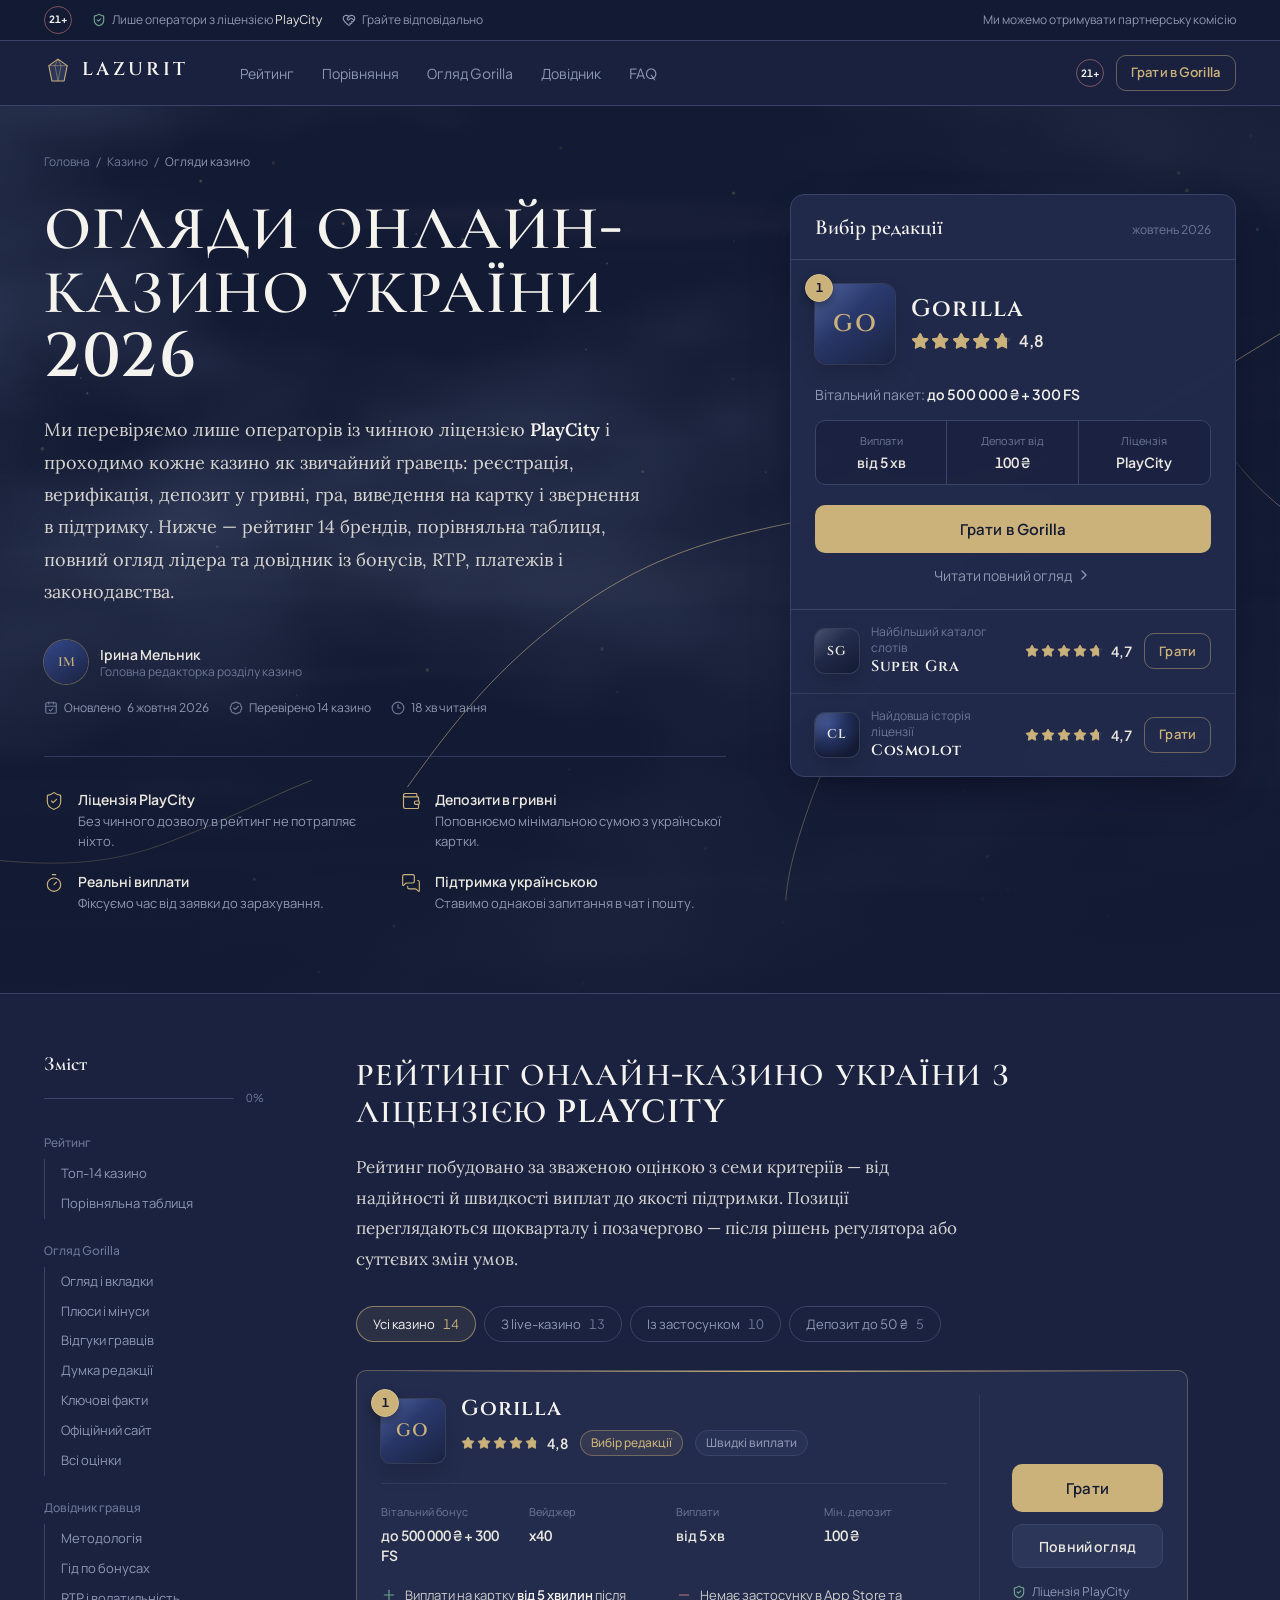
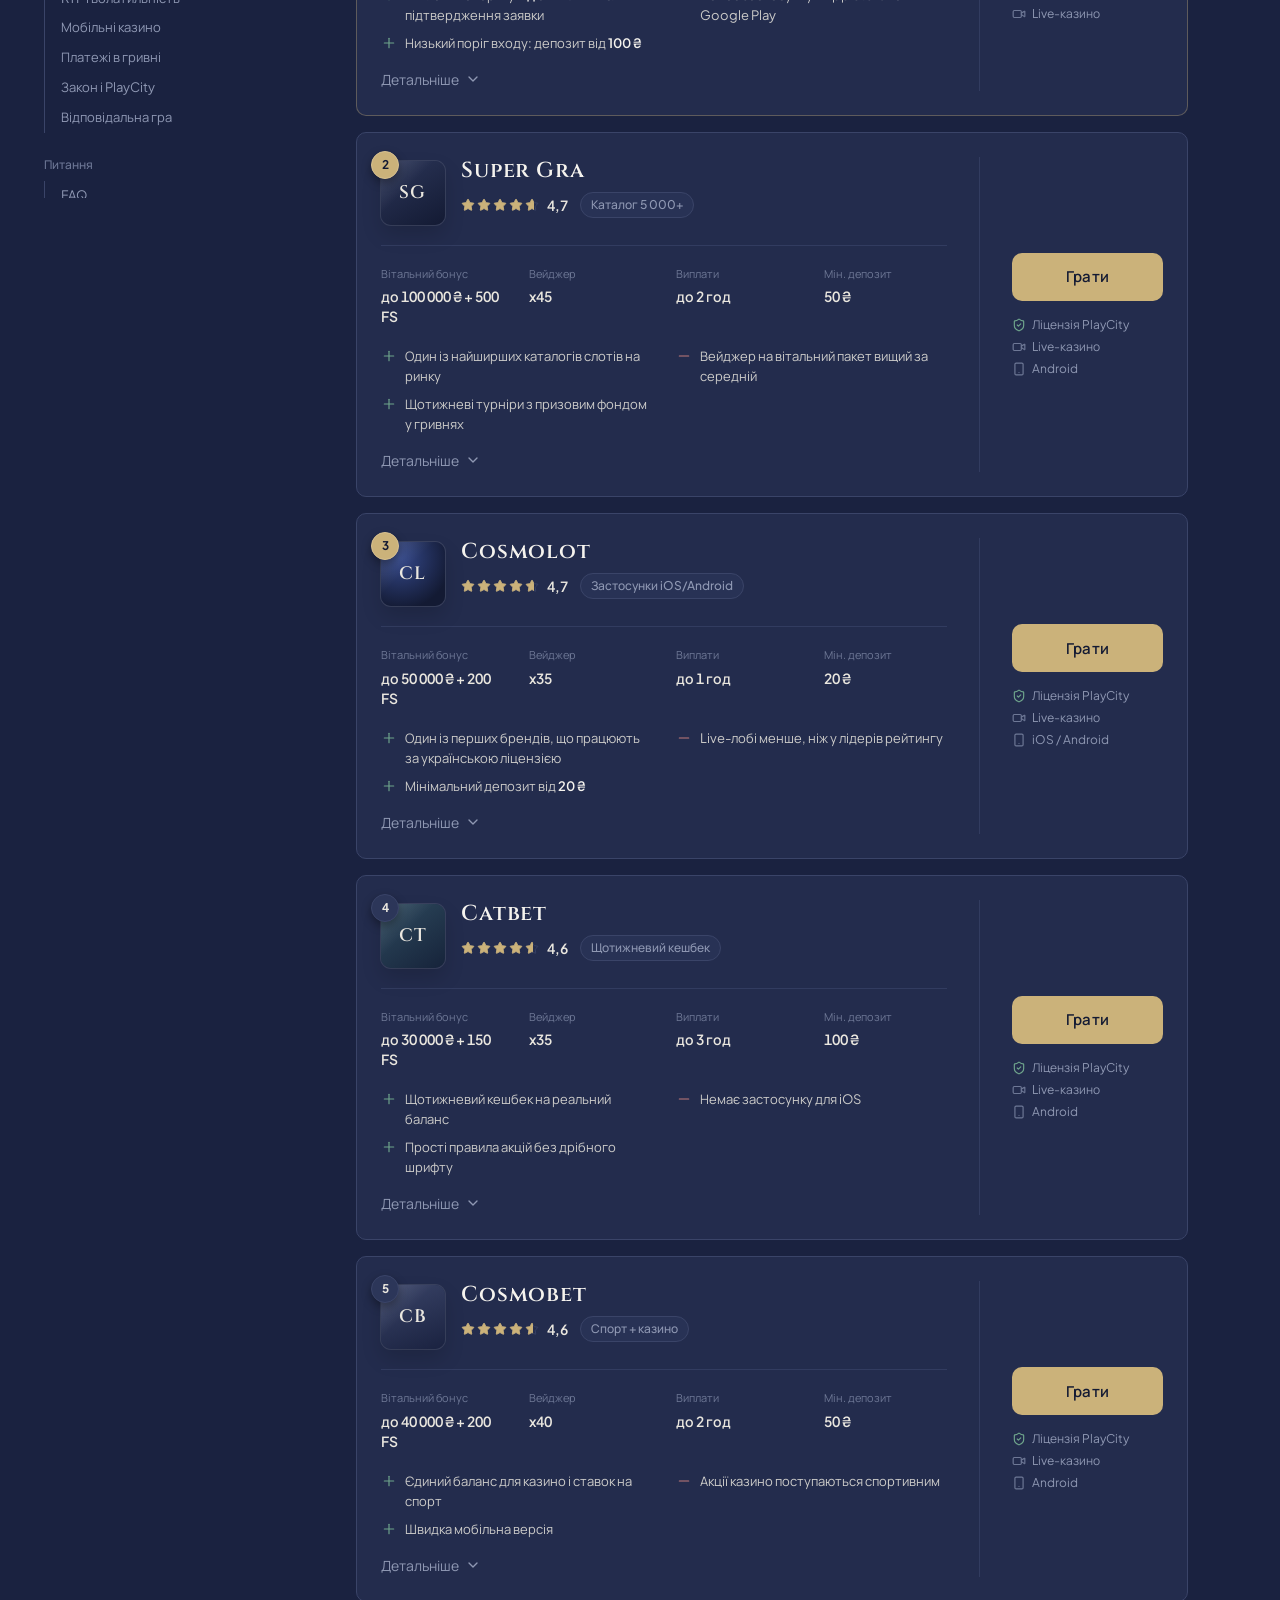
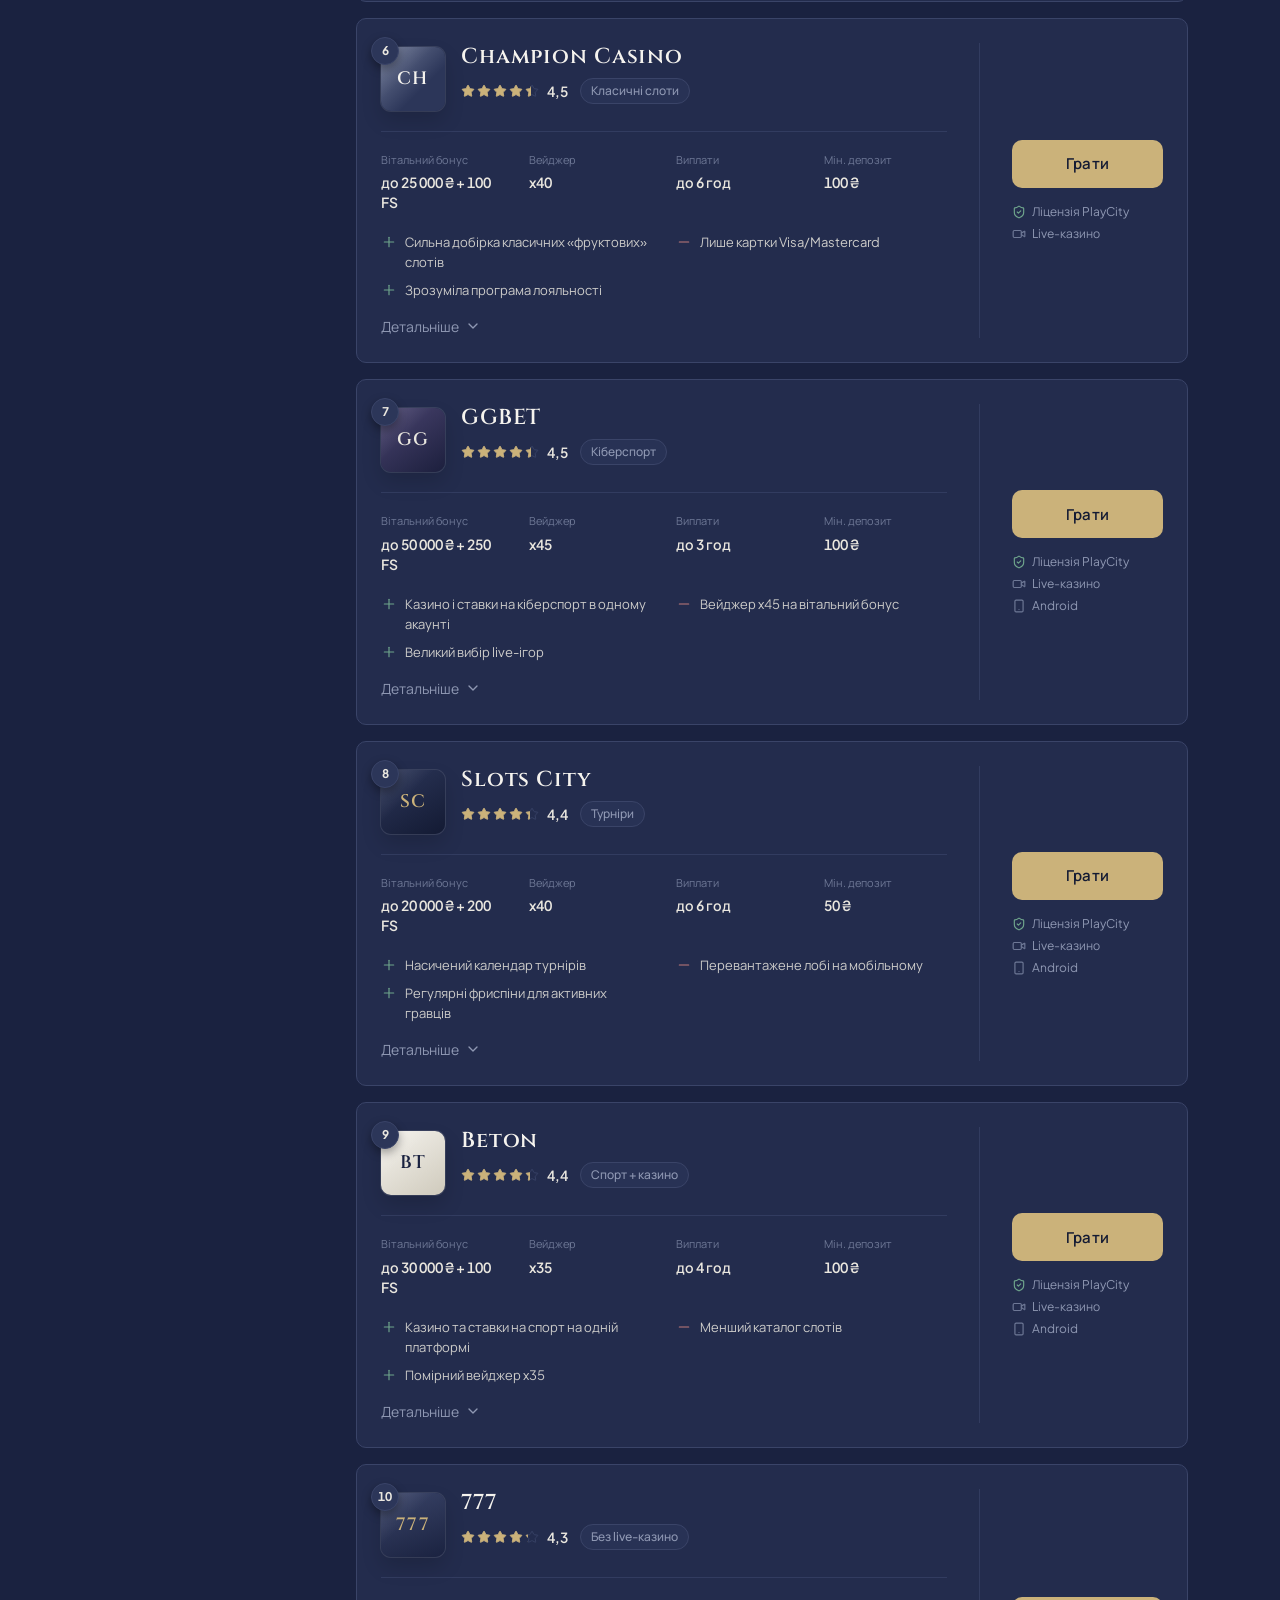
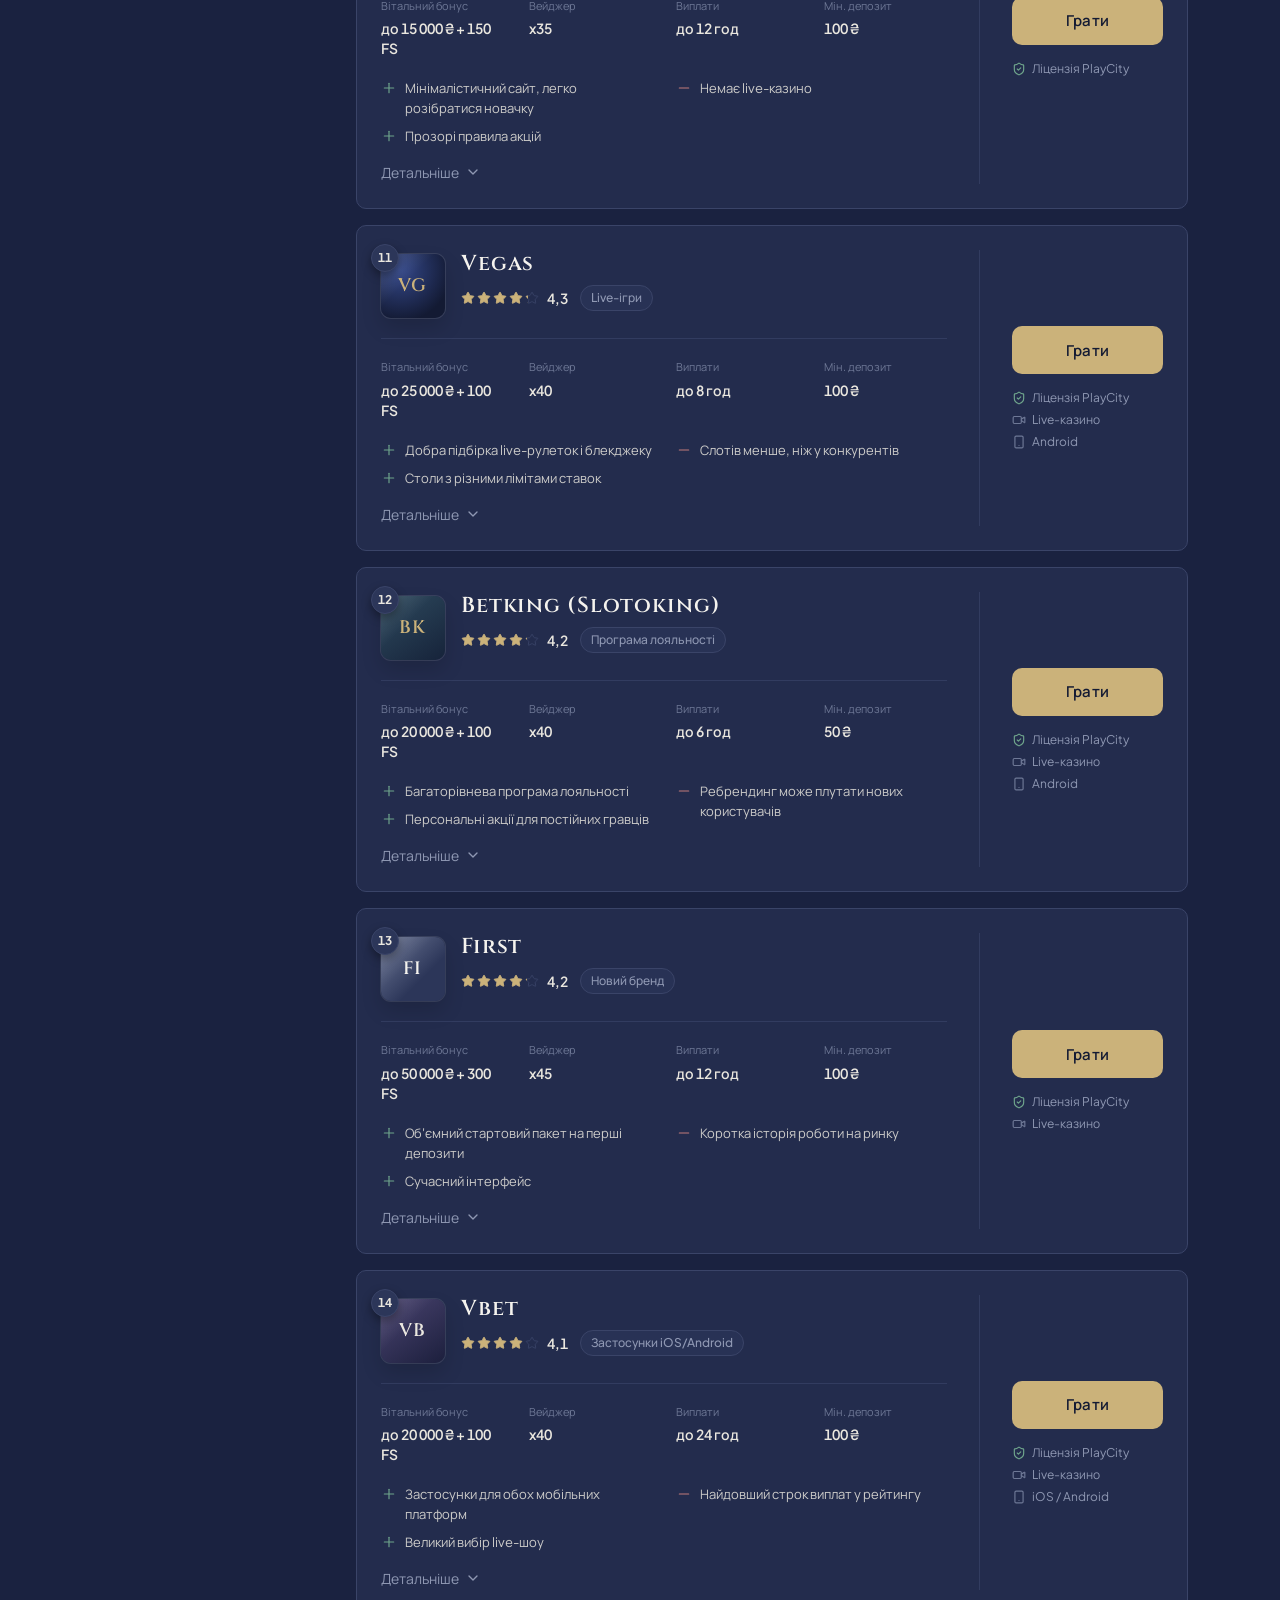
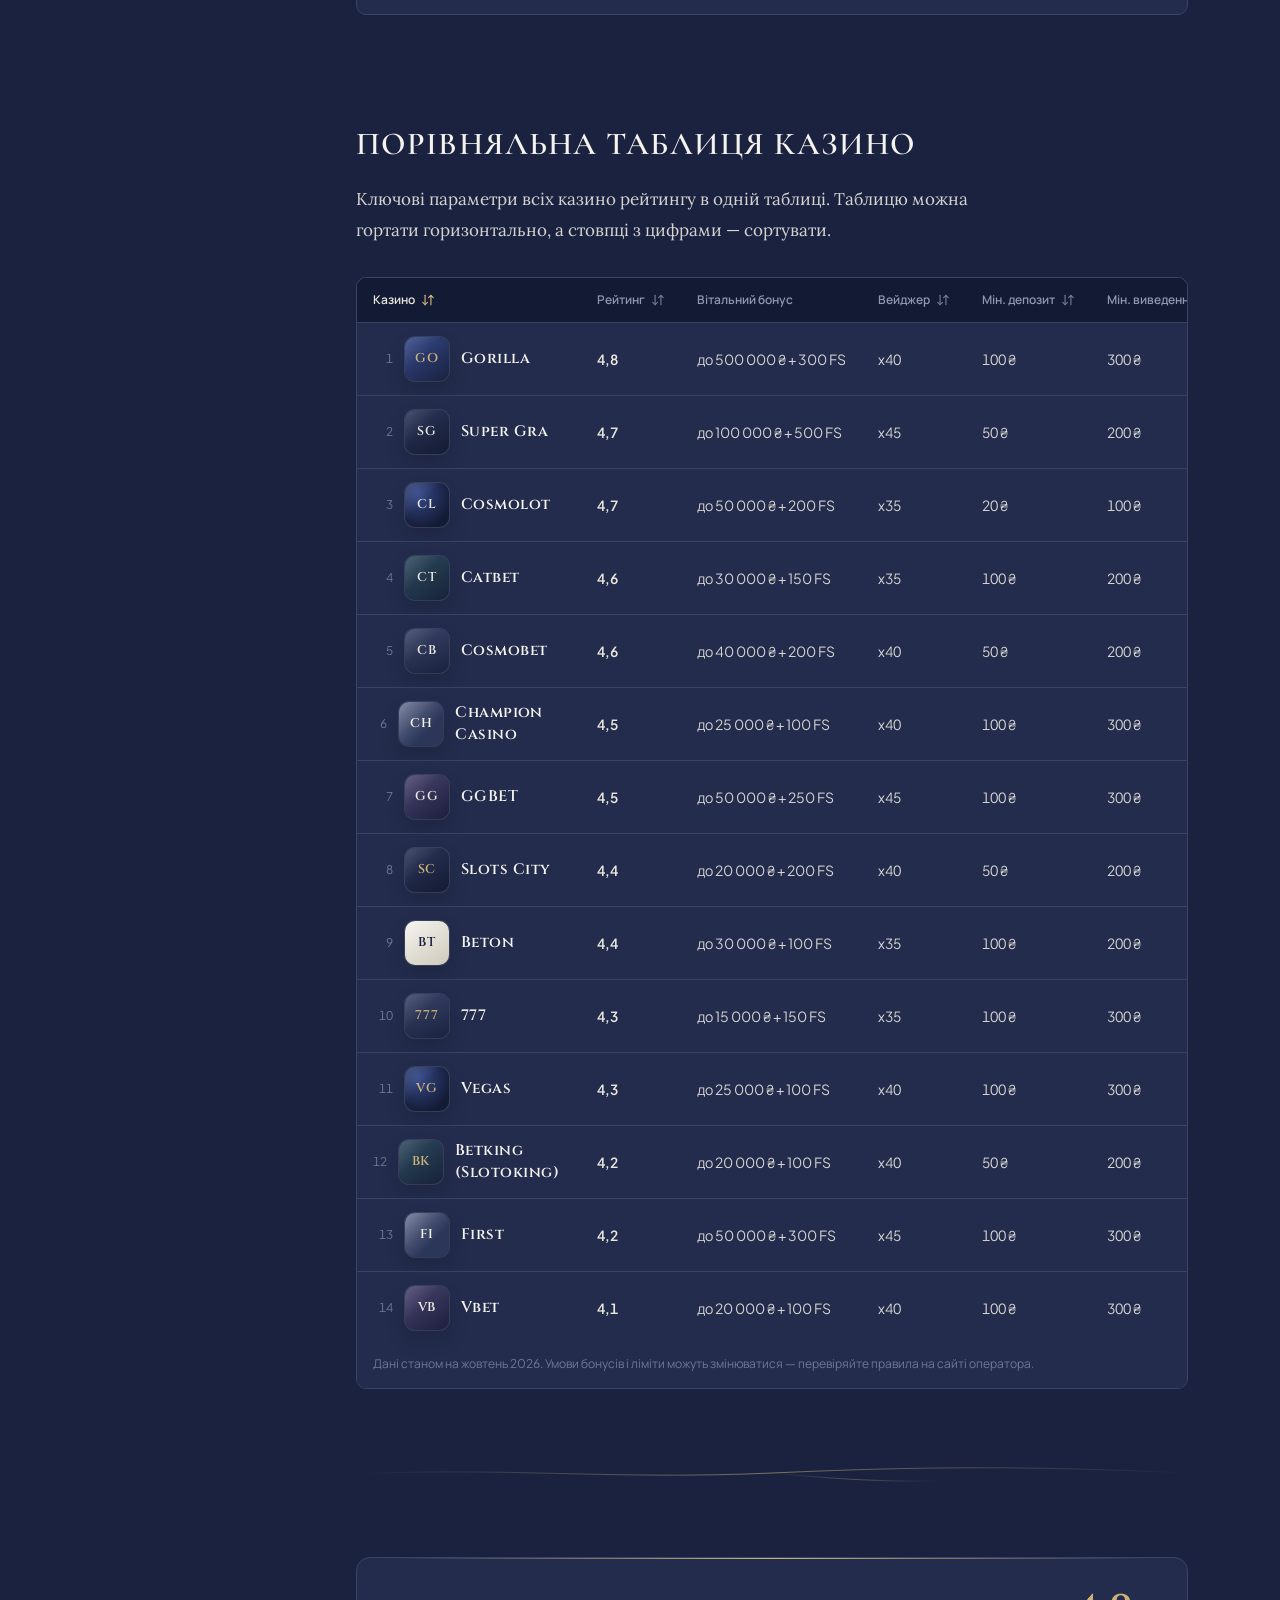
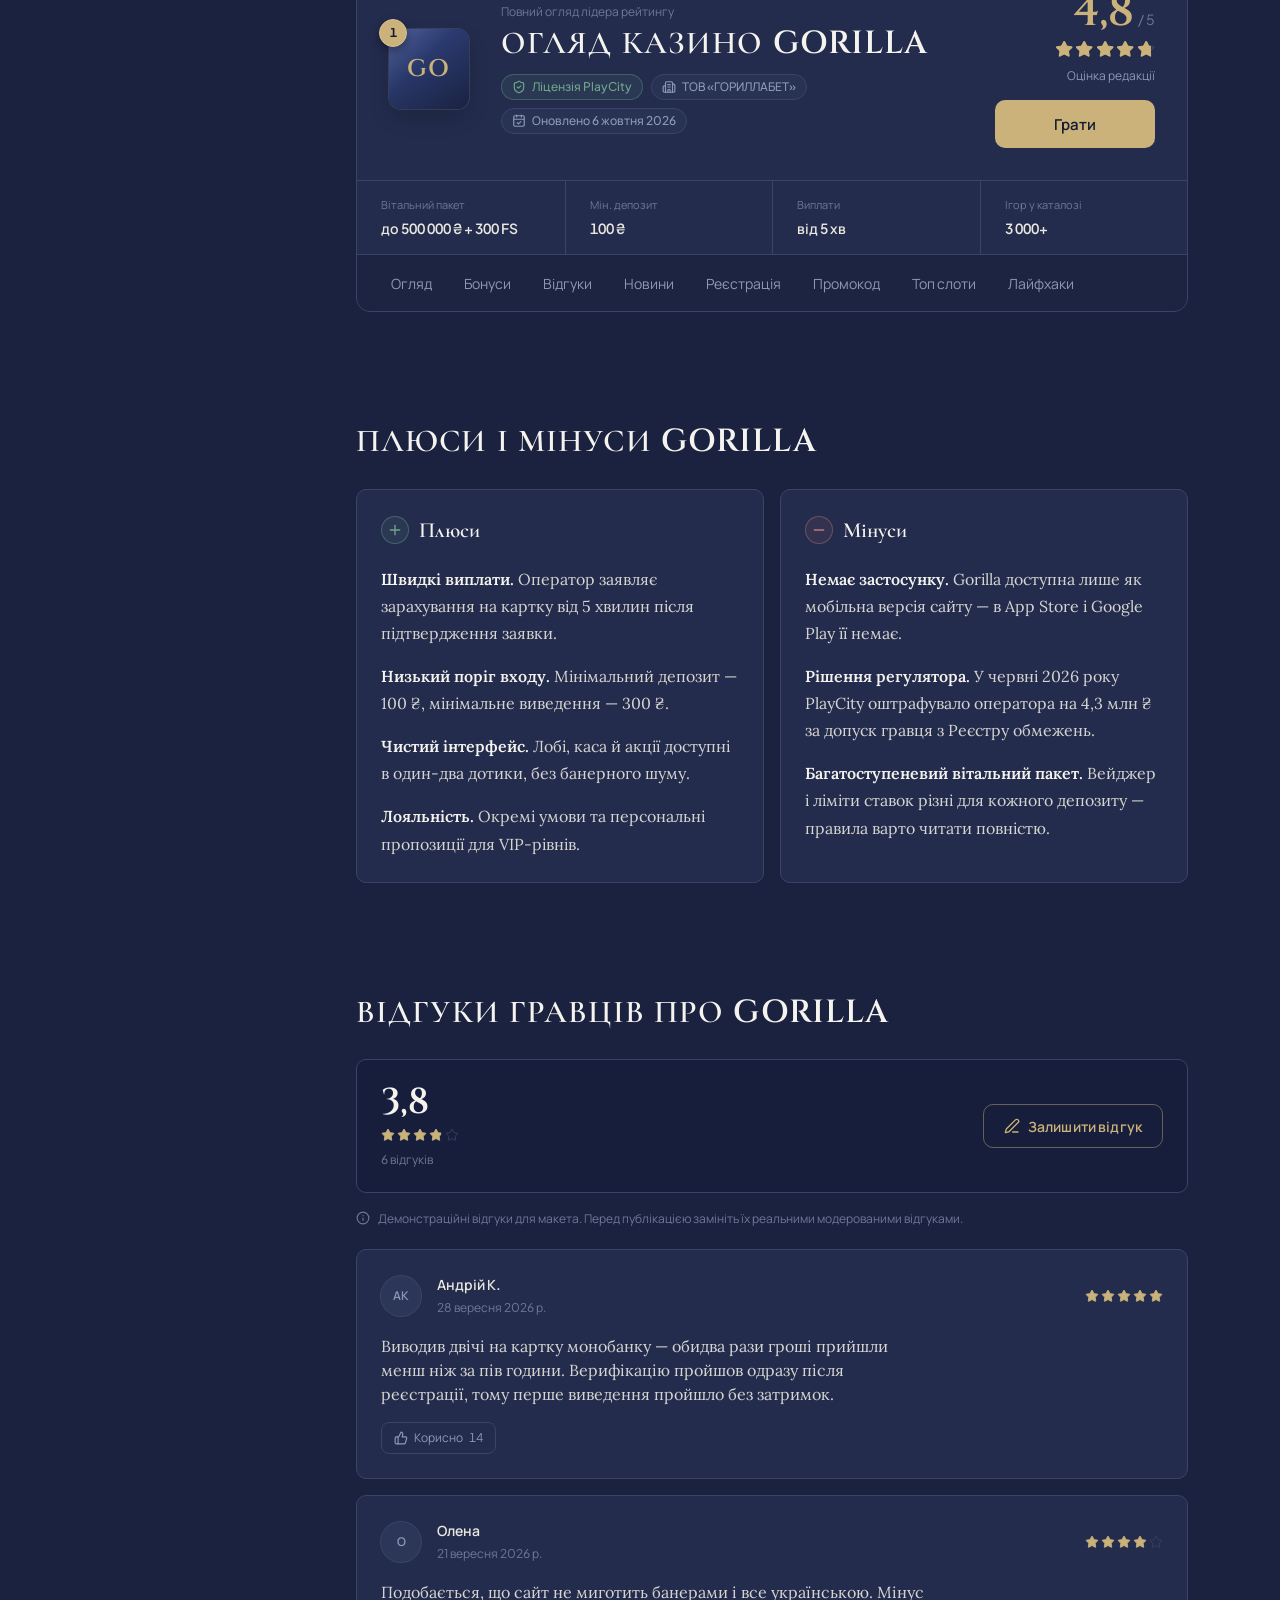
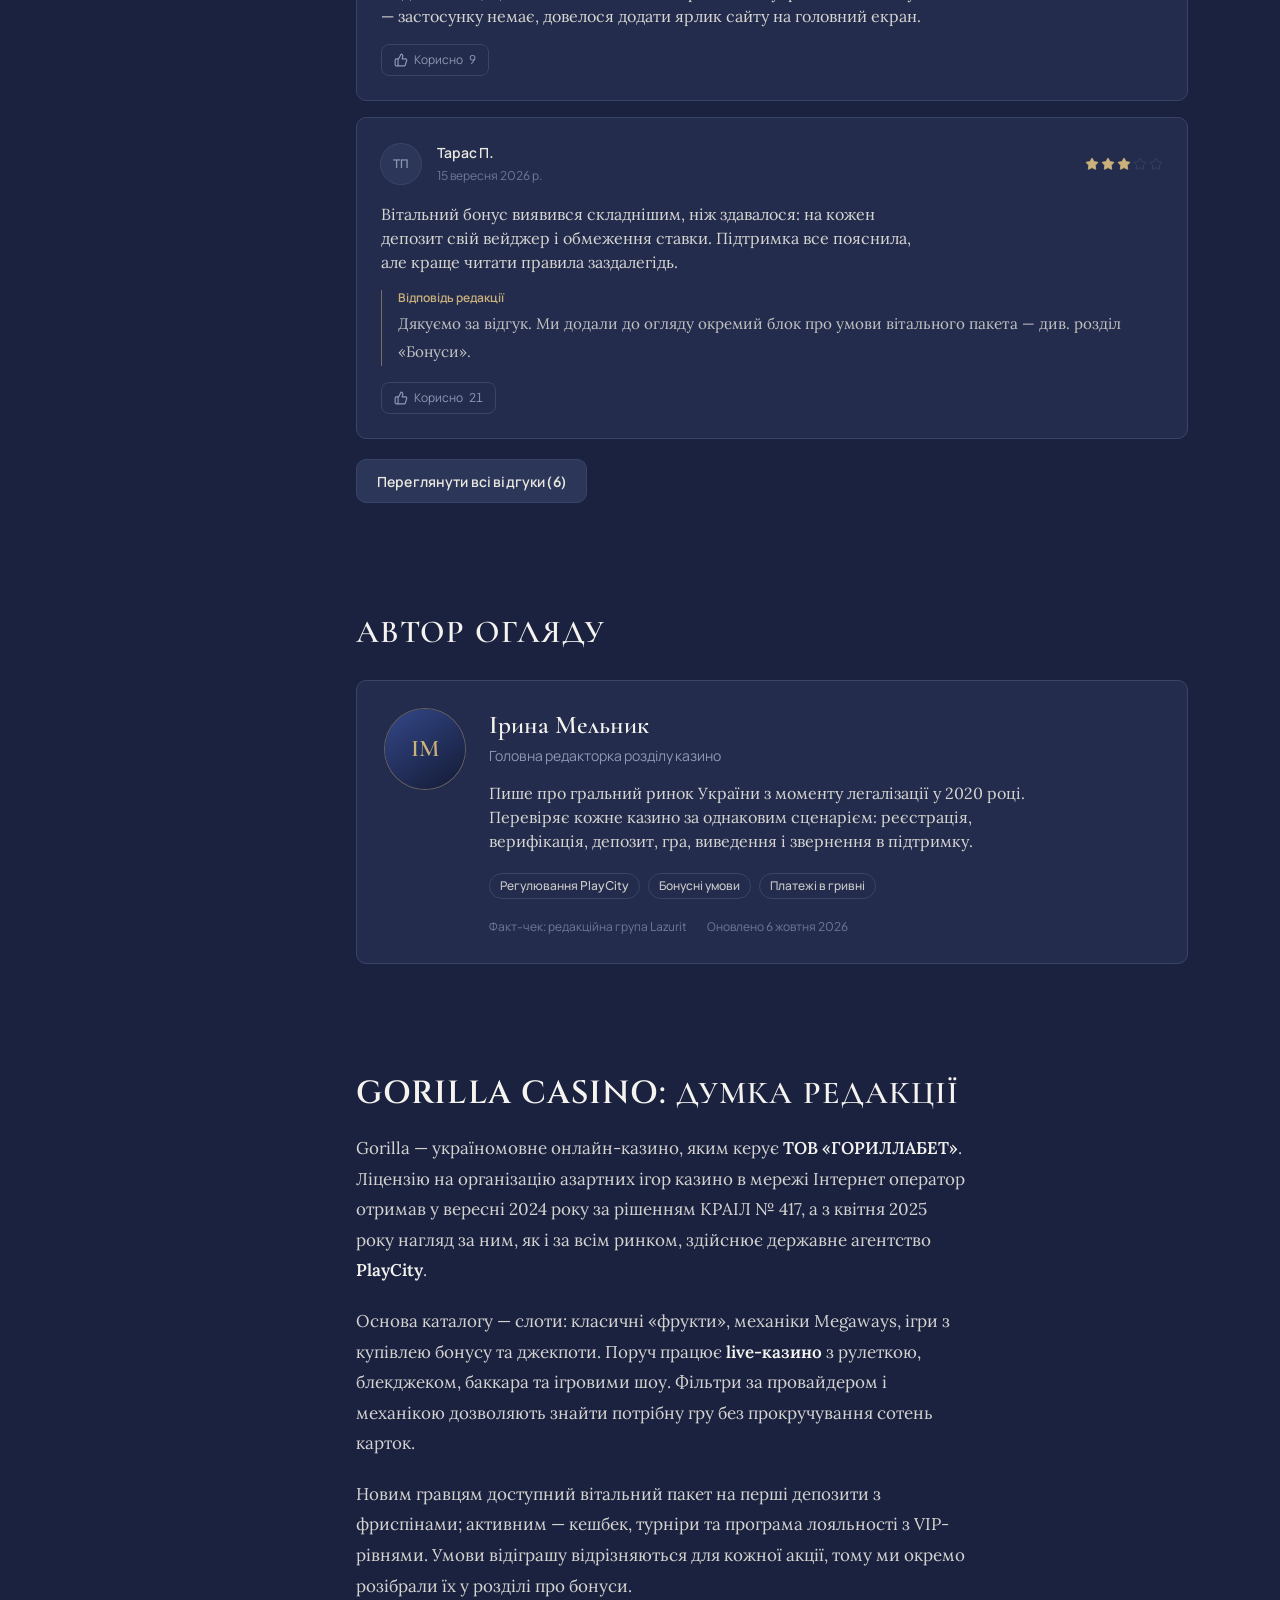
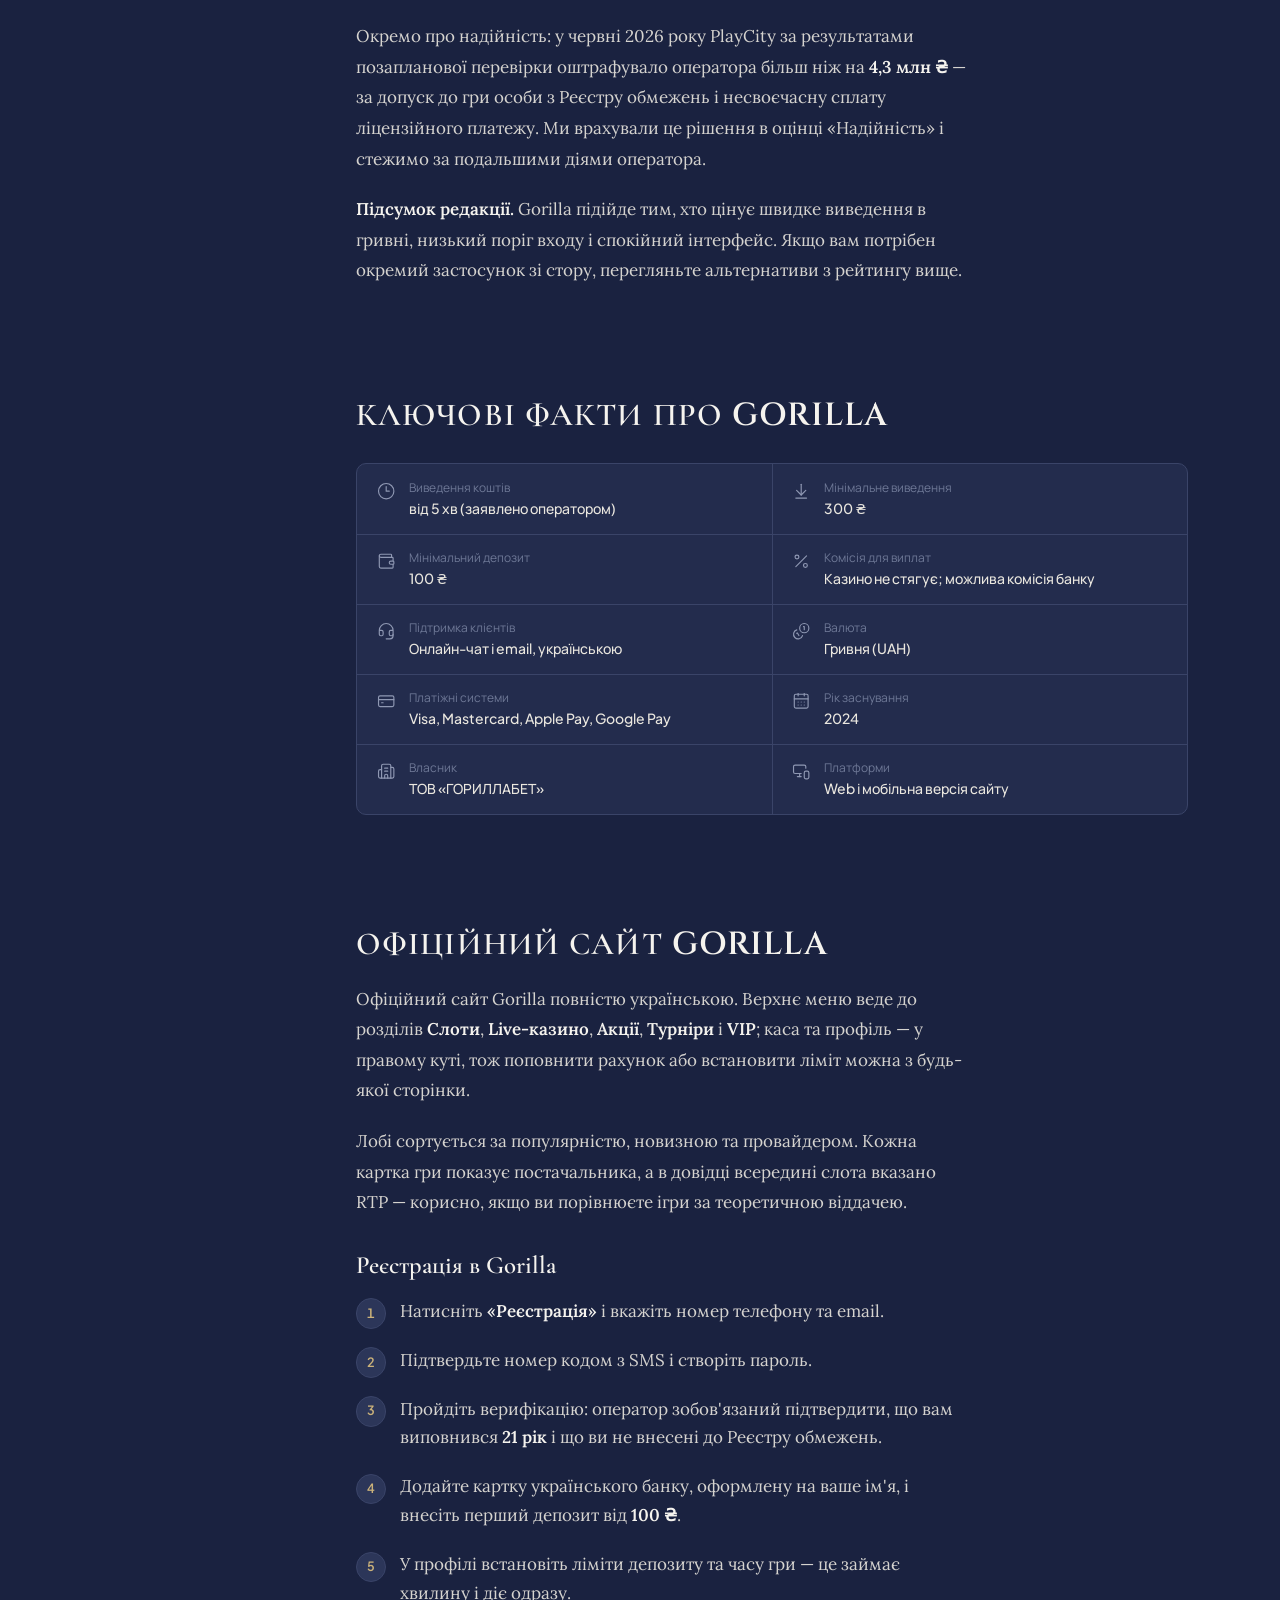
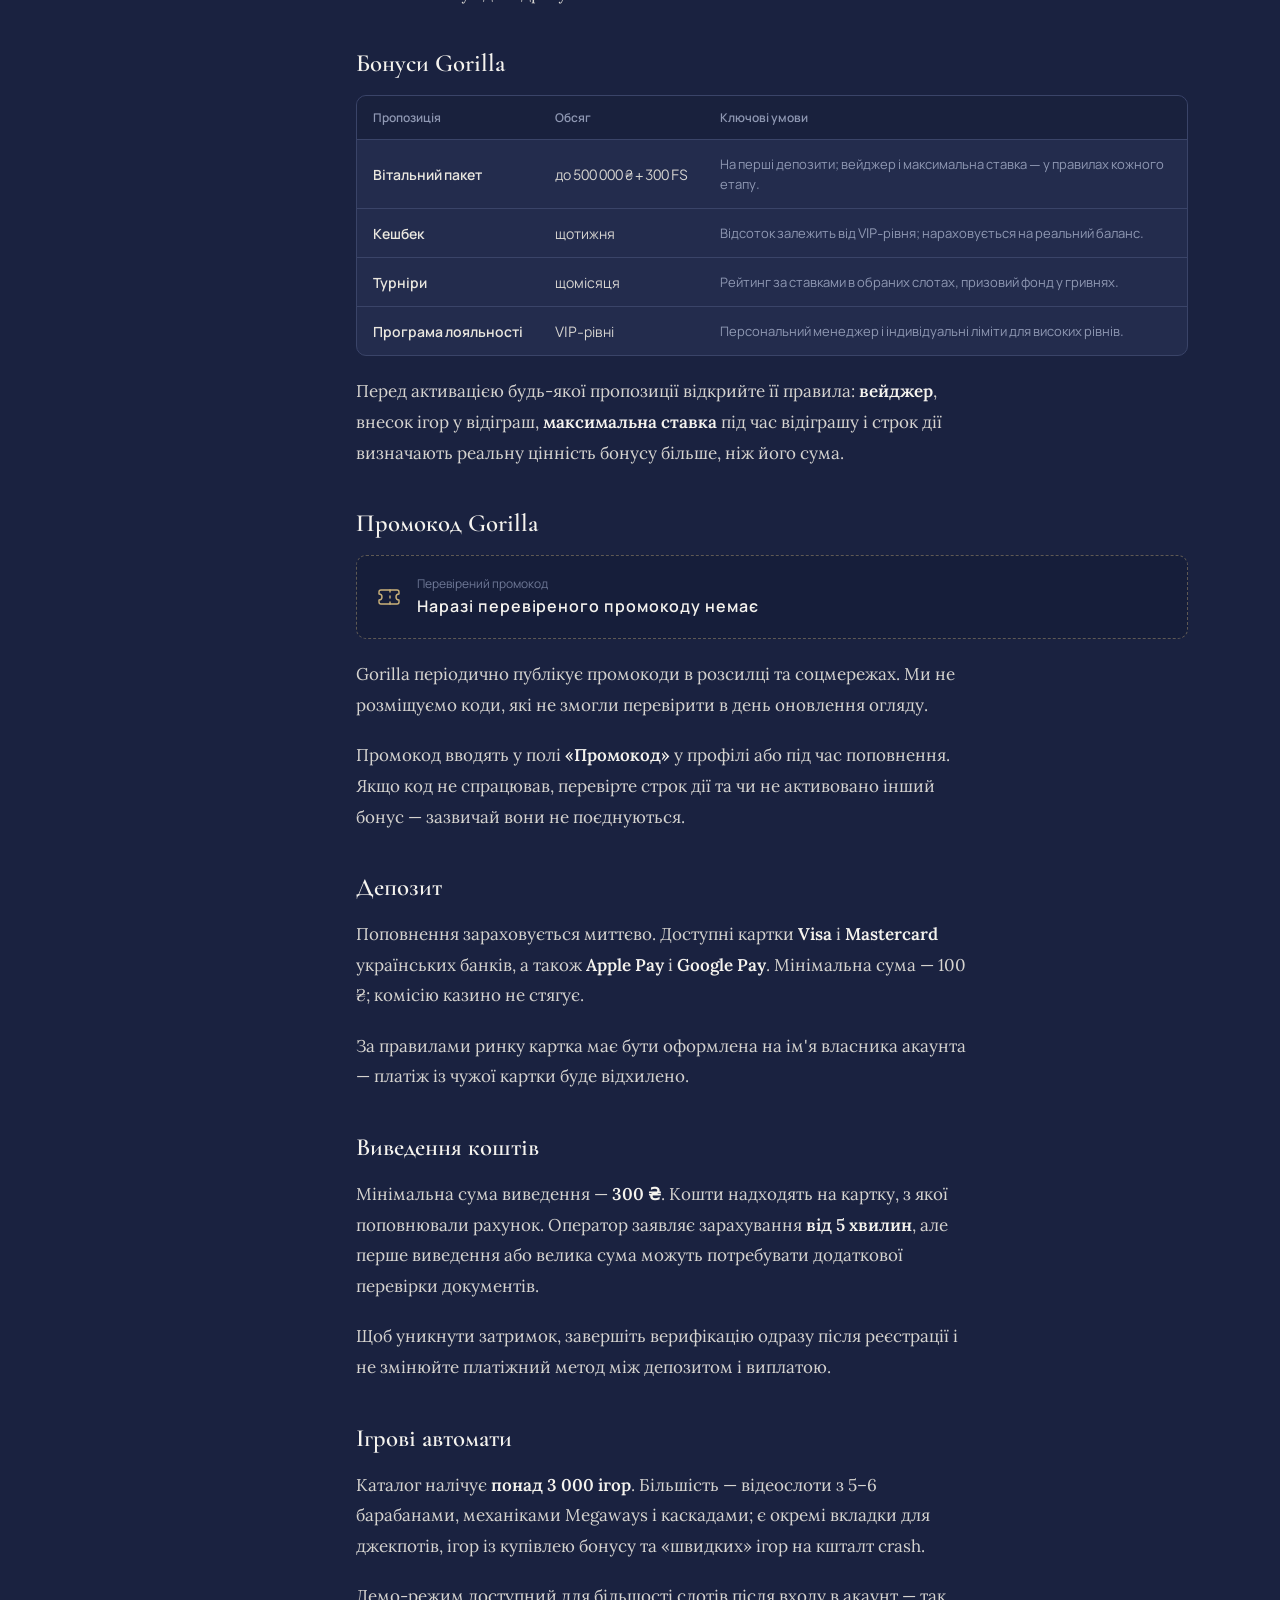
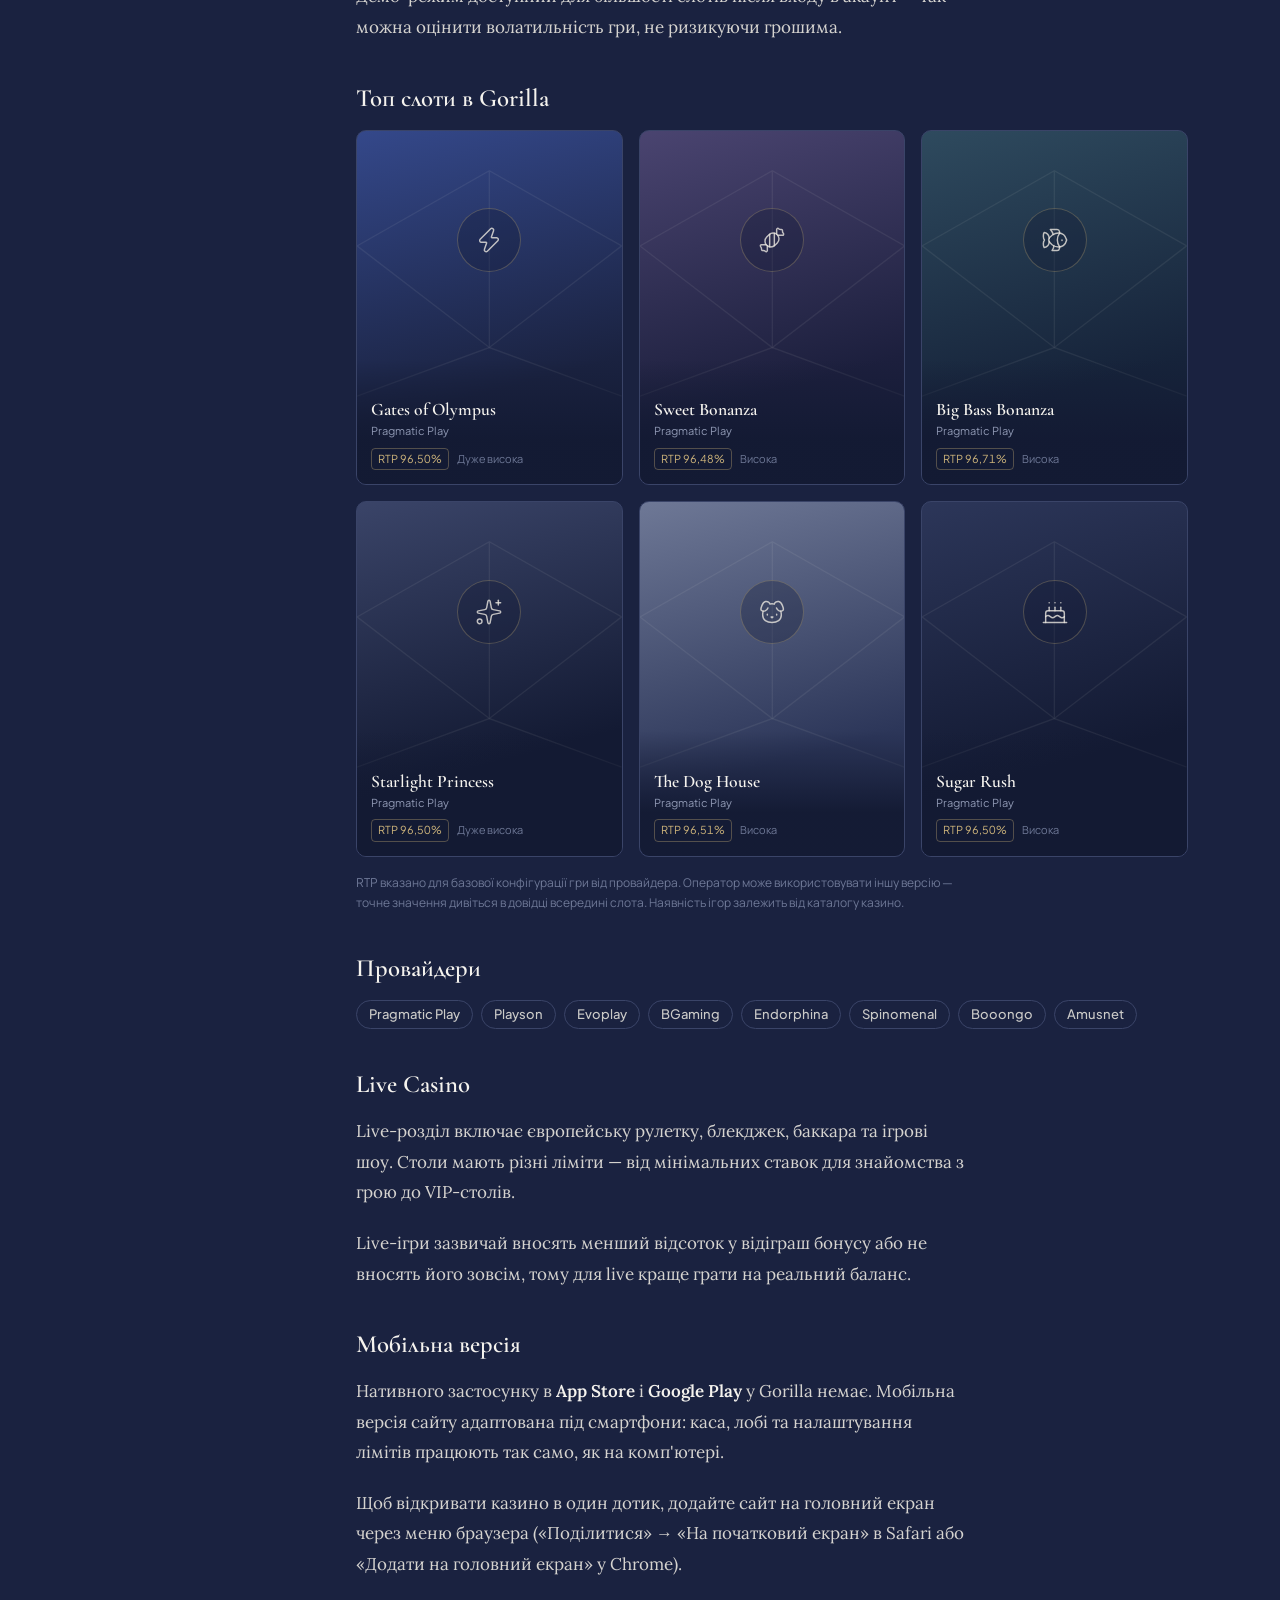
<file: index.html>
<!doctype html>
<html lang="uk">
  <head>
    <meta charset="UTF-8" />
    <meta name="viewport" content="width=device-width, initial-scale=1.0" />
    <link rel="icon" type="image/svg+xml" href="./favicon.svg" />
    <title>Огляди онлайн-казино України 2026 — рейтинг ліцензованих операторів PlayCity | Lazurit</title>
    <meta
      name="description"
      content="Незалежні огляди онлайн-казино України: рейтинг 14 операторів з ліцензією PlayCity, виплати в гривні, бонуси з реальним вейджером, детальний огляд Gorilla та гід для гравців 21+."
    />
    <meta name="robots" content="index, follow, max-image-preview:large" />
    <meta name="theme-color" content="#1A2240" />
    <meta name="color-scheme" content="dark" />
    <meta property="og:type" content="article" />
    <meta property="og:locale" content="uk_UA" />
    <meta property="og:site_name" content="Lazurit" />
    <meta property="og:title" content="Огляди онлайн-казино України 2026 — рейтинг ліцензованих операторів" />
    <meta
      property="og:description"
      content="Рейтинг казино з ліцензією PlayCity, порівняльна таблиця, огляд Gorilla, методологія та відповідальна гра. Лише для осіб 21+."
    />
    <!-- Після деплою додайте canonical зі своєю адресою, напр.:
    <link rel="canonical" href="https://username.github.io/repository/" /> -->
    <script type="module" crossorigin src="./assets/index-DUea765y.js"></script>
    <link rel="stylesheet" crossorigin href="./assets/index-Bkys-m8Z.css">
  </head>
  <body>
    <div id="root"></div>
    <noscript>Для перегляду рейтингу увімкніть JavaScript. Сайт призначений лише для осіб, яким виповнився 21 рік.</noscript>
  </body>
</html>
</file>
<file: assets/index-Bkys-m8Z.css>
@font-face{font-family:Cinzel;font-style:normal;font-display:swap;font-weight:500;src:url(./cinzel-latin-500-normal-B-2dbOfA.woff2)format("woff2"),url(./cinzel-latin-500-normal-DMNTwV-V.woff)format("woff")}@font-face{font-family:Cinzel;font-style:normal;font-display:swap;font-weight:600;src:url(./cinzel-latin-600-normal-Dd5YO2UX.woff2)format("woff2"),url(./cinzel-latin-600-normal-CH_LB4su.woff)format("woff")}@font-face{font-family:Cormorant Garamond;font-style:normal;font-display:swap;font-weight:600;src:url(./cormorant-garamond-latin-600-normal-Co1r35X9.woff2)format("woff2"),url(./cormorant-garamond-latin-600-normal-2CBVLo0M.woff)format("woff")}@font-face{font-family:Cormorant Garamond;font-style:normal;font-display:swap;font-weight:600;src:url(./cormorant-garamond-cyrillic-600-normal-C2atO-64.woff2)format("woff2"),url(./cormorant-garamond-cyrillic-600-normal-FNmA3REe.woff)format("woff")}@font-face{font-family:Cormorant Garamond;font-style:normal;font-display:swap;font-weight:600;src:url(./cormorant-garamond-cyrillic-ext-600-normal-BMhMHfrj.woff2)format("woff2"),url(./cormorant-garamond-cyrillic-ext-600-normal-CsIYWmWK.woff)format("woff")}@font-face{font-family:Lora;font-style:normal;font-display:swap;font-weight:400;src:url(./lora-latin-400-normal-DnxXpLNu.woff2)format("woff2"),url(./lora-latin-400-normal-DBJS-Hc6.woff)format("woff")}@font-face{font-family:Lora;font-style:normal;font-display:swap;font-weight:400;src:url(./lora-cyrillic-400-normal-CbVom6TB.woff2)format("woff2"),url(./lora-cyrillic-400-normal-BedExNGj.woff)format("woff")}@font-face{font-family:Lora;font-style:normal;font-display:swap;font-weight:400;src:url(./lora-cyrillic-ext-400-normal-DwaaZvol.woff2)format("woff2"),url(./lora-cyrillic-ext-400-normal-PiPRSBNu.woff)format("woff")}@font-face{font-family:Lora;font-style:normal;font-display:swap;font-weight:600;src:url(./lora-latin-600-normal-B-3RcLOQ.woff2)format("woff2"),url(./lora-latin-600-normal-Dc3EneHn.woff)format("woff")}@font-face{font-family:Lora;font-style:normal;font-display:swap;font-weight:600;src:url(./lora-cyrillic-600-normal-DuzuWObJ.woff2)format("woff2"),url(./lora-cyrillic-600-normal-j6UMqgXb.woff)format("woff")}@font-face{font-family:Plus Jakarta Sans;font-style:normal;font-display:swap;font-weight:400;src:url(./plus-jakarta-sans-latin-400-normal-Dhut76fR.woff2)format("woff2"),url(./plus-jakarta-sans-latin-400-normal-BDKaGhyp.woff)format("woff")}@font-face{font-family:Plus Jakarta Sans;font-style:normal;font-display:swap;font-weight:500;src:url(./plus-jakarta-sans-latin-500-normal-Bf-nb4oT.woff2)format("woff2"),url(./plus-jakarta-sans-latin-500-normal-DYtqi0QS.woff)format("woff")}@font-face{font-family:Plus Jakarta Sans;font-style:normal;font-display:swap;font-weight:600;src:url(./plus-jakarta-sans-latin-600-normal-DLTa1BUW.woff2)format("woff2"),url(./plus-jakarta-sans-latin-600-normal-BR_Ojra4.woff)format("woff")}@font-face{font-family:Plus Jakarta Sans;font-style:normal;font-display:swap;font-weight:700;src:url(./plus-jakarta-sans-latin-700-normal-CfpNZvy6.woff2)format("woff2"),url(./plus-jakarta-sans-latin-700-normal-DqEcQeE5.woff)format("woff")}@font-face{font-family:Plus Jakarta Sans;font-style:normal;font-display:swap;font-weight:600;src:url([data-uri])format("woff2"),url([data-uri])format("woff")}@font-face{font-family:Manrope;font-style:normal;font-display:swap;font-weight:400;src:url(./manrope-cyrillic-400-normal-BMzJvInZ.woff2)format("woff2"),url(./manrope-cyrillic-400-normal-Dvx59UGC.woff)format("woff")}@font-face{font-family:Manrope;font-style:normal;font-display:swap;font-weight:500;src:url(./manrope-cyrillic-500-normal-B1OEZity.woff2)format("woff2"),url(./manrope-cyrillic-500-normal-CNwnNrRC.woff)format("woff")}@font-face{font-family:Manrope;font-style:normal;font-display:swap;font-weight:600;src:url(./manrope-cyrillic-600-normal-DvRl3Mj-.woff2)format("woff2"),url(./manrope-cyrillic-600-normal-It4mZcQk.woff)format("woff")}@font-face{font-family:Manrope;font-style:normal;font-display:swap;font-weight:700;src:url(./manrope-cyrillic-700-normal-Dw_fZAg2.woff2)format("woff2"),url(./manrope-cyrillic-700-normal-7JNVKxyl.woff)format("woff")}@font-face{font-family:Manrope;font-style:normal;font-display:swap;font-weight:400;src:url([data-uri])format("woff2"),url([data-uri])format("woff")}@font-face{font-family:Manrope;font-style:normal;font-display:swap;font-weight:600;src:url([data-uri])format("woff2"),url([data-uri])format("woff")}@layer properties{@supports (((-webkit-hyphens:none)) and (not (margin-trim:inline))) or ((-moz-orient:inline) and (not (color:rgb(from red r g b)))){*,:before,:after,::backdrop{--tw-translate-x:0;--tw-translate-y:0;--tw-translate-z:0;--tw-space-y-reverse:0;--tw-divide-x-reverse:0;--tw-border-style:solid;--tw-divide-y-reverse:0;--tw-leading:initial;--tw-font-weight:initial;--tw-tracking:initial;--tw-ordinal:initial;--tw-slashed-zero:initial;--tw-numeric-figure:initial;--tw-numeric-spacing:initial;--tw-numeric-fraction:initial;--tw-shadow:0 0 #0000;--tw-shadow-color:initial;--tw-shadow-alpha:100%;--tw-inset-shadow:0 0 #0000;--tw-inset-shadow-color:initial;--tw-inset-shadow-alpha:100%;--tw-ring-color:initial;--tw-ring-shadow:0 0 #0000;--tw-inset-ring-color:initial;--tw-inset-ring-shadow:0 0 #0000;--tw-ring-inset:initial;--tw-ring-offset-width:0px;--tw-ring-offset-color:#fff;--tw-ring-offset-shadow:0 0 #0000;--tw-outline-style:solid;--tw-blur:initial;--tw-brightness:initial;--tw-contrast:initial;--tw-grayscale:initial;--tw-hue-rotate:initial;--tw-invert:initial;--tw-opacity:initial;--tw-saturate:initial;--tw-sepia:initial;--tw-drop-shadow:initial;--tw-drop-shadow-color:initial;--tw-drop-shadow-alpha:100%;--tw-drop-shadow-size:initial;--tw-backdrop-blur:initial;--tw-backdrop-brightness:initial;--tw-backdrop-contrast:initial;--tw-backdrop-grayscale:initial;--tw-backdrop-hue-rotate:initial;--tw-backdrop-invert:initial;--tw-backdrop-opacity:initial;--tw-backdrop-saturate:initial;--tw-backdrop-sepia:initial;--tw-duration:initial;--tw-scale-x:1;--tw-scale-y:1;--tw-scale-z:1}}}@layer theme{:root,:host{--font-sans:"Plus Jakarta Sans", "Manrope", system-ui, -apple-system, "Segoe UI", sans-serif;--font-serif:"Lora", Georgia, "Times New Roman", serif;--font-mono:ui-monospace, SFMono-Regular, Menlo, Monaco, Consolas, "Liberation Mono", "Courier New", monospace;--color-white:#fff;--spacing:.25rem;--text-xs:.75rem;--text-xs--line-height:calc(1 / .75);--text-sm:.875rem;--text-sm--line-height:calc(1.25 / .875);--text-base:1rem;--text-base--line-height:calc(1.5 / 1);--text-lg:1.125rem;--text-lg--line-height:calc(1.75 / 1.125);--text-xl:1.25rem;--text-xl--line-height:calc(1.75 / 1.25);--text-2xl:1.5rem;--text-2xl--line-height:calc(2 / 1.5);--text-3xl:1.875rem;--text-3xl--line-height:calc(2.25 / 1.875);--font-weight-normal:400;--font-weight-medium:500;--font-weight-semibold:600;--font-weight-bold:700;--leading-tight:1.25;--leading-snug:1.375;--blur-sm:8px;--blur-md:12px;--default-transition-duration:.15s;--default-transition-timing-function:cubic-bezier(.4, 0, .2, 1);--default-font-family:var(--font-sans);--default-mono-font-family:var(--font-mono);--color-lapis-deep:#131a33;--color-lapis-bg:#1a2240;--color-lapis-surface:#232c4d;--color-lapis-elevated:#2c3659;--color-lapis-border:#3a4468;--color-lapis-muted:#6e7896;--color-lapis-secondary:#8f98b3;--color-gold:#cbb27a;--color-gold-hover:#d8c190;--color-gold-pressed:#b39c66;--color-ivory:#eae7df;--color-ivory-light:#f5f3ee;--color-sage:#6fa58c;--color-dusty-red:#c27a7a;--font-display:"Cinzel", "Cormorant Garamond", "Times New Roman", serif;--font-subhead:"Cormorant Garamond", "Lora", Georgia, serif;--shadow-lift:0 18px 40px -18px #05091abf;--animate-vein-draw:vein-draw 2.6s cubic-bezier(.45, 0, .2, 1) forwards}}@layer base{*,:after,:before,::backdrop{box-sizing:border-box;border:0 solid;margin:0;padding:0}::file-selector-button{box-sizing:border-box;border:0 solid;margin:0;padding:0}html,:host{-webkit-text-size-adjust:100%;tab-size:4;line-height:1.5;font-family:var(--default-font-family,-apple-system, BlinkMacSystemFont, "Segoe UI", Roboto, "Helvetica Neue", "Noto Sans", Arial, sans-serif, "Apple Color Emoji", "Segoe UI Emoji", "Segoe UI Symbol", "Noto Color Emoji");font-feature-settings:var(--default-font-feature-settings,normal);font-variation-settings:var(--default-font-variation-settings,normal);-webkit-tap-highlight-color:transparent}hr{height:0;color:inherit;border-top-width:1px}abbr:where([title]){-webkit-text-decoration:underline dotted;text-decoration:underline dotted}h1,h2,h3,h4,h5,h6{font-size:inherit;font-weight:inherit}a{color:inherit;-webkit-text-decoration:inherit;-webkit-text-decoration:inherit;-webkit-text-decoration:inherit;-webkit-text-decoration:inherit;text-decoration:inherit}b,strong{font-weight:bolder}code,kbd,samp,pre{font-family:var(--default-mono-font-family,ui-monospace, SFMono-Regular, Menlo, Monaco, Consolas, "Liberation Mono", "Courier New", monospace);font-feature-settings:var(--default-mono-font-feature-settings,normal);font-variation-settings:var(--default-mono-font-variation-settings,normal);font-size:1em}small{font-size:80%}sub,sup{vertical-align:baseline;font-size:75%;line-height:0;position:relative}sub{bottom:-.25em}sup{top:-.5em}table{text-indent:0;border-color:inherit;border-collapse:collapse}:-moz-focusring:where(:not(iframe)){outline:auto}progress{vertical-align:baseline}summary{display:list-item}ol,ul,menu{list-style:none}img,svg,video,canvas,audio,iframe,embed,object{vertical-align:middle;display:block}img,video{max-width:100%;height:auto}button,input,select,optgroup,textarea{font:inherit;font-feature-settings:inherit;font-variation-settings:inherit;letter-spacing:inherit;color:inherit;opacity:1;background-color:#0000;border-radius:0}::file-selector-button{font:inherit;font-feature-settings:inherit;font-variation-settings:inherit;letter-spacing:inherit;color:inherit;opacity:1;background-color:#0000;border-radius:0}:where(select:is([multiple],[size])) optgroup{font-weight:bolder}:where(select:is([multiple],[size])) optgroup option{padding-inline-start:20px}::file-selector-button{margin-inline-end:4px}::placeholder{opacity:1}@supports (not ((-webkit-appearance:-apple-pay-button))) or (contain-intrinsic-size:1px){::placeholder{color:currentColor}@supports (color:color-mix(in lab, red, red)){::placeholder{color:color-mix(in oklab, currentcolor 50%, transparent)}}}textarea{resize:vertical}::-webkit-search-decoration{-webkit-appearance:none}::-webkit-date-and-time-value{min-height:1lh;text-align:inherit}::-webkit-datetime-edit{display:inline-flex}::-webkit-datetime-edit-fields-wrapper{padding:0}::-webkit-datetime-edit{padding-block:0}::-webkit-datetime-edit-year-field{padding-block:0}::-webkit-datetime-edit-month-field{padding-block:0}::-webkit-datetime-edit-day-field{padding-block:0}::-webkit-datetime-edit-hour-field{padding-block:0}::-webkit-datetime-edit-minute-field{padding-block:0}::-webkit-datetime-edit-second-field{padding-block:0}::-webkit-datetime-edit-millisecond-field{padding-block:0}::-webkit-datetime-edit-meridiem-field{padding-block:0}::-webkit-calendar-picker-indicator{line-height:1}:-moz-ui-invalid{box-shadow:none}button,input:where([type=button],[type=reset],[type=submit]){appearance:button}::file-selector-button{appearance:button}::-webkit-inner-spin-button{height:auto}::-webkit-outer-spin-button{height:auto}[hidden]:where(:not([hidden=until-found])){display:none!important}*,:before,:after{border-color:var(--color-lapis-border)}html{scroll-behavior:smooth;-webkit-text-size-adjust:100%;--lightningcss-light: ;--lightningcss-dark:initial;color-scheme:dark;scroll-padding-top:7.5rem}@media (width>=64rem){html{scroll-padding-top:6rem}}body{background-color:var(--color-lapis-bg);color:var(--color-ivory);font-family:var(--font-sans);font-feature-settings:"kern", "liga";-webkit-font-smoothing:antialiased;-moz-osx-font-smoothing:grayscale;text-rendering:optimizelegibility;margin:0}::selection{color:var(--color-ivory-light);background:#cbb27a4d}:focus-visible{outline:2px solid var(--color-gold);outline-offset:3px;border-radius:4px}strong{color:var(--color-ivory-light);font-weight:600}@media (prefers-reduced-motion:reduce){html{scroll-behavior:auto}*,:before,:after{transition-duration:.01ms!important;animation-duration:.01ms!important;animation-iteration-count:1!important}}}@layer components{.list-facet>li{padding-left:1.35rem;position:relative}.list-facet>li:before{content:"";border:1px solid var(--color-gold);opacity:.75;width:.4rem;height:.4rem;position:absolute;top:.72em;left:.15rem;transform:rotate(45deg)}.list-steps{counter-reset:step}.list-steps>li{counter-increment:step;padding-left:2.75rem;position:relative}.list-steps>li:before{content:counter(step);border:1px solid var(--color-lapis-border);background:var(--color-lapis-elevated);width:1.9rem;height:1.9rem;color:var(--color-gold);font-family:var(--font-sans);font-variant-numeric:tabular-nums;border-radius:999px;place-items:center;font-size:.8rem;font-weight:600;display:grid;position:absolute;top:.1rem;left:0}.scroll-thin{scrollbar-width:thin;scrollbar-color:var(--color-lapis-border) transparent}.scroll-thin::-webkit-scrollbar{width:6px;height:6px}.scroll-thin::-webkit-scrollbar-thumb{background:var(--color-lapis-border);border-radius:999px}.no-scrollbar{scrollbar-width:none}.no-scrollbar::-webkit-scrollbar{display:none}}@layer utilities{.pointer-events-none{pointer-events:none}.visible{visibility:visible}.sr-only{clip-path:inset(50%);white-space:nowrap;border-width:0;width:1px;height:1px;margin:-1px;padding:0;position:absolute;overflow:hidden}.absolute{position:absolute}.fixed{position:fixed}.relative{position:relative}.sticky{position:sticky}.inset-0{inset:0}.inset-x-0{inset-inline:0}.inset-x-6{inset-inline:calc(var(--spacing) * 6)}.inset-x-8{inset-inline:calc(var(--spacing) * 8)}.inset-y-0{inset-block:0}.-top-2\.5{top:calc(var(--spacing) * -2.5)}.top-0{top:0}.top-1\.5{top:calc(var(--spacing) * 1.5)}.top-16{top:calc(var(--spacing) * 16)}.top-20{top:calc(var(--spacing) * 20)}.top-\[22\%\]{top:22%}.top-full{top:100%}.bottom-0{bottom:0}.-left-2\.5{left:calc(var(--spacing) * -2.5)}.-left-\[1\.83rem\]{left:-1.83rem}.left-0{left:0}.isolate{isolation:isolate}.-z-10{z-index:calc(10 * -1)}.z-10{z-index:10}.z-30{z-index:30}.z-40{z-index:40}.z-\[60\]{z-index:60}.-mx-4{margin-inline:calc(var(--spacing) * -4)}.mx-auto{margin-inline:auto}.mt-0\.5{margin-top:calc(var(--spacing) * .5)}.mt-1{margin-top:var(--spacing)}.mt-1\.5{margin-top:calc(var(--spacing) * 1.5)}.mt-2{margin-top:calc(var(--spacing) * 2)}.mt-3{margin-top:calc(var(--spacing) * 3)}.mt-4{margin-top:calc(var(--spacing) * 4)}.mt-5{margin-top:calc(var(--spacing) * 5)}.mt-6{margin-top:calc(var(--spacing) * 6)}.mt-7{margin-top:calc(var(--spacing) * 7)}.mt-8{margin-top:calc(var(--spacing) * 8)}.mt-10{margin-top:calc(var(--spacing) * 10)}.mt-12{margin-top:calc(var(--spacing) * 12)}.-mr-px{margin-right:-1px}.-mb-px{margin-bottom:-1px}.mb-2{margin-bottom:calc(var(--spacing) * 2)}.mb-7{margin-bottom:calc(var(--spacing) * 7)}.-ml-px{margin-left:-1px}.ml-1{margin-left:var(--spacing)}.ml-4{margin-left:calc(var(--spacing) * 4)}.ml-auto{margin-left:auto}.block{display:block}.contents{display:contents}.flex{display:flex}.grid{display:grid}.hidden{display:none}.inline-flex{display:inline-flex}.table{display:table}.table-caption{display:table-caption}.table-cell{display:table-cell}.table-row{display:table-row}.aspect-\[3\/4\]{aspect-ratio:3/4}.size-2\.5{width:calc(var(--spacing) * 2.5);height:calc(var(--spacing) * 2.5)}.size-3\.5{width:calc(var(--spacing) * 3.5);height:calc(var(--spacing) * 3.5)}.size-4{width:calc(var(--spacing) * 4);height:calc(var(--spacing) * 4)}.size-5{width:calc(var(--spacing) * 5);height:calc(var(--spacing) * 5)}.size-6{width:calc(var(--spacing) * 6);height:calc(var(--spacing) * 6)}.size-7{width:calc(var(--spacing) * 7);height:calc(var(--spacing) * 7)}.size-8{width:calc(var(--spacing) * 8);height:calc(var(--spacing) * 8)}.size-9{width:calc(var(--spacing) * 9);height:calc(var(--spacing) * 9)}.size-10{width:calc(var(--spacing) * 10);height:calc(var(--spacing) * 10)}.size-11{width:calc(var(--spacing) * 11);height:calc(var(--spacing) * 11)}.size-16{width:calc(var(--spacing) * 16);height:calc(var(--spacing) * 16)}.size-20{width:calc(var(--spacing) * 20);height:calc(var(--spacing) * 20)}.size-\[1\.15rem\]{width:1.15rem;height:1.15rem}.h-1\.5{height:calc(var(--spacing) * 1.5)}.h-2\.5{height:calc(var(--spacing) * 2.5)}.h-6{height:calc(var(--spacing) * 6)}.h-8{height:calc(var(--spacing) * 8)}.h-9{height:calc(var(--spacing) * 9)}.h-11{height:calc(var(--spacing) * 11)}.h-12{height:calc(var(--spacing) * 12)}.h-16{height:calc(var(--spacing) * 16)}.h-auto{height:auto}.h-full{height:100%}.h-px{height:1px}.max-h-\[65vh\]{max-height:65vh}.max-h-\[calc\(100vh-6rem\)\]{max-height:calc(100vh - 6rem)}.min-h-screen{min-height:100vh}.w-5{width:calc(var(--spacing) * 5)}.w-full{width:100%}.max-w-\[17ch\]{max-width:17ch}.max-w-\[34ch\]{max-width:34ch}.max-w-\[44ch\]{max-width:44ch}.max-w-\[46ch\]{max-width:46ch}.max-w-\[52rem\]{max-width:52rem}.max-w-\[60ch\]{max-width:60ch}.max-w-\[68ch\]{max-width:68ch}.max-w-\[110ch\]{max-width:110ch}.max-w-\[720px\]{max-width:720px}.max-w-\[1240px\]{max-width:1240px}.min-w-0{min-width:0}.min-w-\[9rem\]{min-width:9rem}.min-w-\[10rem\]{min-width:10rem}.min-w-\[12rem\]{min-width:12rem}.min-w-\[13rem\]{min-width:13rem}.min-w-\[540px\]{min-width:540px}.min-w-\[560px\]{min-width:560px}.min-w-\[620px\]{min-width:620px}.min-w-\[1080px\]{min-width:1080px}.flex-1{flex:1}.shrink-0{flex-shrink:0}.caption-bottom{caption-side:bottom}.border-collapse{border-collapse:collapse}.translate-y-0{--tw-translate-y:0px;translate:var(--tw-translate-x) var(--tw-translate-y)}.translate-y-full{--tw-translate-y:100%;translate:var(--tw-translate-x) var(--tw-translate-y)}.rotate-45{rotate:45deg}.rotate-180{rotate:180deg}.animate-vein-draw{animation:var(--animate-vein-draw)}.resize{resize:both}.\[appearance\:textfield\]{appearance:textfield}.grid-cols-2{grid-template-columns:repeat(2,minmax(0,1fr))}.grid-cols-3{grid-template-columns:repeat(3,minmax(0,1fr))}.flex-col{flex-direction:column}.flex-wrap{flex-wrap:wrap}.place-items-center{place-items:center}.items-baseline{align-items:baseline}.items-center{align-items:center}.items-start{align-items:flex-start}.justify-between{justify-content:space-between}.justify-center{justify-content:center}.justify-end{justify-content:flex-end}.gap-0\.5{gap:calc(var(--spacing) * .5)}.gap-1{gap:var(--spacing)}.gap-1\.5{gap:calc(var(--spacing) * 1.5)}.gap-2{gap:calc(var(--spacing) * 2)}.gap-2\.5{gap:calc(var(--spacing) * 2.5)}.gap-3{gap:calc(var(--spacing) * 3)}.gap-3\.5{gap:calc(var(--spacing) * 3.5)}.gap-4{gap:calc(var(--spacing) * 4)}.gap-6{gap:calc(var(--spacing) * 6)}.gap-10{gap:calc(var(--spacing) * 10)}.gap-12{gap:calc(var(--spacing) * 12)}:where(.space-y-0>:not(:last-child)){--tw-space-y-reverse:0;margin-block:0}:where(.space-y-1\.5>:not(:last-child)){--tw-space-y-reverse:0;margin-block-start:calc(calc(var(--spacing) * 1.5) * var(--tw-space-y-reverse));margin-block-end:calc(calc(var(--spacing) * 1.5) * calc(1 - var(--tw-space-y-reverse)))}:where(.space-y-2>:not(:last-child)){--tw-space-y-reverse:0;margin-block-start:calc(calc(var(--spacing) * 2) * var(--tw-space-y-reverse));margin-block-end:calc(calc(var(--spacing) * 2) * calc(1 - var(--tw-space-y-reverse)))}:where(.space-y-3>:not(:last-child)){--tw-space-y-reverse:0;margin-block-start:calc(calc(var(--spacing) * 3) * var(--tw-space-y-reverse));margin-block-end:calc(calc(var(--spacing) * 3) * calc(1 - var(--tw-space-y-reverse)))}:where(.space-y-4>:not(:last-child)){--tw-space-y-reverse:0;margin-block-start:calc(calc(var(--spacing) * 4) * var(--tw-space-y-reverse));margin-block-end:calc(calc(var(--spacing) * 4) * calc(1 - var(--tw-space-y-reverse)))}:where(.space-y-5>:not(:last-child)){--tw-space-y-reverse:0;margin-block-start:calc(calc(var(--spacing) * 5) * var(--tw-space-y-reverse));margin-block-end:calc(calc(var(--spacing) * 5) * calc(1 - var(--tw-space-y-reverse)))}:where(.space-y-6>:not(:last-child)){--tw-space-y-reverse:0;margin-block-start:calc(calc(var(--spacing) * 6) * var(--tw-space-y-reverse));margin-block-end:calc(calc(var(--spacing) * 6) * calc(1 - var(--tw-space-y-reverse)))}.gap-x-2{column-gap:calc(var(--spacing) * 2)}.gap-x-3{column-gap:calc(var(--spacing) * 3)}.gap-x-4{column-gap:calc(var(--spacing) * 4)}.gap-x-5{column-gap:calc(var(--spacing) * 5)}.gap-x-6{column-gap:calc(var(--spacing) * 6)}.gap-x-8{column-gap:calc(var(--spacing) * 8)}.gap-y-1{row-gap:var(--spacing)}.gap-y-2{row-gap:calc(var(--spacing) * 2)}.gap-y-3{row-gap:calc(var(--spacing) * 3)}.gap-y-4{row-gap:calc(var(--spacing) * 4)}.gap-y-5{row-gap:calc(var(--spacing) * 5)}:where(.divide-x>:not(:last-child)){--tw-divide-x-reverse:0;border-inline-style:var(--tw-border-style);border-inline-start-width:calc(1px * var(--tw-divide-x-reverse));border-inline-end-width:calc(1px * calc(1 - var(--tw-divide-x-reverse)))}:where(.divide-y>:not(:last-child)){--tw-divide-y-reverse:0;border-bottom-style:var(--tw-border-style);border-top-style:var(--tw-border-style);border-top-width:calc(1px * var(--tw-divide-y-reverse));border-bottom-width:calc(1px * calc(1 - var(--tw-divide-y-reverse)))}:where(.divide-lapis-border>:not(:last-child)){border-color:var(--color-lapis-border)}:where(.divide-lapis-border\/70>:not(:last-child)){border-color:#3a4468b3}@supports (color:color-mix(in lab, red, red)){:where(.divide-lapis-border\/70>:not(:last-child)){border-color:color-mix(in oklab, var(--color-lapis-border) 70%, transparent)}}.justify-self-start{justify-self:flex-start}.truncate{text-overflow:ellipsis;white-space:nowrap;overflow:hidden}.overflow-hidden{overflow:hidden}.overflow-x-auto{overflow-x:auto}.overflow-y-auto{overflow-y:auto}.rounded{border-radius:.25rem}.rounded-\[10px\]{border-radius:10px}.rounded-\[12px\]{border-radius:12px}.rounded-\[14px\]{border-radius:14px}.rounded-full{border-radius:2147483647px}.rounded-lg{border-radius:var(--radius)}.rounded-md{border-radius:calc(var(--radius) - 2px)}.rounded-sm{border-radius:calc(var(--radius) - 4px)}.border{border-style:var(--tw-border-style);border-width:1px}.border-t{border-top-style:var(--tw-border-style);border-top-width:1px}.border-r{border-right-style:var(--tw-border-style);border-right-width:1px}.border-b{border-bottom-style:var(--tw-border-style);border-bottom-width:1px}.border-l{border-left-style:var(--tw-border-style);border-left-width:1px}.border-dashed{--tw-border-style:dashed;border-style:dashed}.border-dusty-red\/35{border-color:#c27a7a59}@supports (color:color-mix(in lab, red, red)){.border-dusty-red\/35{border-color:color-mix(in oklab, var(--color-dusty-red) 35%, transparent)}}.border-dusty-red\/40{border-color:#c27a7a66}@supports (color:color-mix(in lab, red, red)){.border-dusty-red\/40{border-color:color-mix(in oklab, var(--color-dusty-red) 40%, transparent)}}.border-dusty-red\/60{border-color:#c27a7a99}@supports (color:color-mix(in lab, red, red)){.border-dusty-red\/60{border-color:color-mix(in oklab, var(--color-dusty-red) 60%, transparent)}}.border-gold{border-color:var(--color-gold)}.border-gold-hover{border-color:var(--color-gold-hover)}.border-gold\/30{border-color:#cbb27a4d}@supports (color:color-mix(in lab, red, red)){.border-gold\/30{border-color:color-mix(in oklab, var(--color-gold) 30%, transparent)}}.border-gold\/35{border-color:#cbb27a59}@supports (color:color-mix(in lab, red, red)){.border-gold\/35{border-color:color-mix(in oklab, var(--color-gold) 35%, transparent)}}.border-gold\/40{border-color:#cbb27a66}@supports (color:color-mix(in lab, red, red)){.border-gold\/40{border-color:color-mix(in oklab, var(--color-gold) 40%, transparent)}}.border-gold\/45{border-color:#cbb27a73}@supports (color:color-mix(in lab, red, red)){.border-gold\/45{border-color:color-mix(in oklab, var(--color-gold) 45%, transparent)}}.border-gold\/50{border-color:#cbb27a80}@supports (color:color-mix(in lab, red, red)){.border-gold\/50{border-color:color-mix(in oklab, var(--color-gold) 50%, transparent)}}.border-gold\/60{border-color:#cbb27a99}@supports (color:color-mix(in lab, red, red)){.border-gold\/60{border-color:color-mix(in oklab, var(--color-gold) 60%, transparent)}}.border-lapis-border{border-color:var(--color-lapis-border)}.border-lapis-border\/70{border-color:#3a4468b3}@supports (color:color-mix(in lab, red, red)){.border-lapis-border\/70{border-color:color-mix(in oklab, var(--color-lapis-border) 70%, transparent)}}.border-lapis-border\/80{border-color:#3a4468cc}@supports (color:color-mix(in lab, red, red)){.border-lapis-border\/80{border-color:color-mix(in oklab, var(--color-lapis-border) 80%, transparent)}}.border-sage\/30{border-color:#6fa58c4d}@supports (color:color-mix(in lab, red, red)){.border-sage\/30{border-color:color-mix(in oklab, var(--color-sage) 30%, transparent)}}.border-sage\/35{border-color:#6fa58c59}@supports (color:color-mix(in lab, red, red)){.border-sage\/35{border-color:color-mix(in oklab, var(--color-sage) 35%, transparent)}}.border-sage\/40{border-color:#6fa58c66}@supports (color:color-mix(in lab, red, red)){.border-sage\/40{border-color:color-mix(in oklab, var(--color-sage) 40%, transparent)}}.border-transparent{border-color:#0000}.bg-dusty-red\/10{background-color:#c27a7a1a}@supports (color:color-mix(in lab, red, red)){.bg-dusty-red\/10{background-color:color-mix(in oklab, var(--color-dusty-red) 10%, transparent)}}.bg-gold{background-color:var(--color-gold)}.bg-gold\/10{background-color:#cbb27a1a}@supports (color:color-mix(in lab, red, red)){.bg-gold\/10{background-color:color-mix(in oklab, var(--color-gold) 10%, transparent)}}.bg-gold\/80{background-color:#cbb27acc}@supports (color:color-mix(in lab, red, red)){.bg-gold\/80{background-color:color-mix(in oklab, var(--color-gold) 80%, transparent)}}.bg-lapis-bg{background-color:var(--color-lapis-bg)}.bg-lapis-bg\/90{background-color:#1a2240e6}@supports (color:color-mix(in lab, red, red)){.bg-lapis-bg\/90{background-color:color-mix(in oklab, var(--color-lapis-bg) 90%, transparent)}}.bg-lapis-bg\/92{background-color:#1a2240eb}@supports (color:color-mix(in lab, red, red)){.bg-lapis-bg\/92{background-color:color-mix(in oklab, var(--color-lapis-bg) 92%, transparent)}}.bg-lapis-border{background-color:var(--color-lapis-border)}.bg-lapis-deep{background-color:var(--color-lapis-deep)}.bg-lapis-deep\/30{background-color:#131a334d}@supports (color:color-mix(in lab, red, red)){.bg-lapis-deep\/30{background-color:color-mix(in oklab, var(--color-lapis-deep) 30%, transparent)}}.bg-lapis-deep\/35{background-color:#131a3359}@supports (color:color-mix(in lab, red, red)){.bg-lapis-deep\/35{background-color:color-mix(in oklab, var(--color-lapis-deep) 35%, transparent)}}.bg-lapis-deep\/40{background-color:#131a3366}@supports (color:color-mix(in lab, red, red)){.bg-lapis-deep\/40{background-color:color-mix(in oklab, var(--color-lapis-deep) 40%, transparent)}}.bg-lapis-deep\/50{background-color:#131a3380}@supports (color:color-mix(in lab, red, red)){.bg-lapis-deep\/50{background-color:color-mix(in oklab, var(--color-lapis-deep) 50%, transparent)}}.bg-lapis-deep\/60{background-color:#131a3399}@supports (color:color-mix(in lab, red, red)){.bg-lapis-deep\/60{background-color:color-mix(in oklab, var(--color-lapis-deep) 60%, transparent)}}.bg-lapis-elevated{background-color:var(--color-lapis-elevated)}.bg-lapis-elevated\/70{background-color:#2c3659b3}@supports (color:color-mix(in lab, red, red)){.bg-lapis-elevated\/70{background-color:color-mix(in oklab, var(--color-lapis-elevated) 70%, transparent)}}.bg-lapis-surface{background-color:var(--color-lapis-surface)}.bg-lapis-surface\/90{background-color:#232c4de6}@supports (color:color-mix(in lab, red, red)){.bg-lapis-surface\/90{background-color:color-mix(in oklab, var(--color-lapis-surface) 90%, transparent)}}.bg-lapis-surface\/95{background-color:#232c4df2}@supports (color:color-mix(in lab, red, red)){.bg-lapis-surface\/95{background-color:color-mix(in oklab, var(--color-lapis-surface) 95%, transparent)}}.bg-sage\/10{background-color:#6fa58c1a}@supports (color:color-mix(in lab, red, red)){.bg-sage\/10{background-color:color-mix(in oklab, var(--color-sage) 10%, transparent)}}.bg-transparent{background-color:#0000}.bg-\[linear-gradient\(0deg\,rgba\(19\,26\,51\,0\.96\)_35\%\,rgba\(19\,26\,51\,0\)\)\]{background-image:linear-gradient(#131a3300,#131a33f5 65%)}.bg-\[linear-gradient\(90deg\,transparent\,\#CBB27A\,transparent\)\]{background-image:linear-gradient(90deg,#0000,#cbb27a,#0000)}.bg-\[linear-gradient\(135deg\,rgba\(255\,255\,255\,0\.14\)_0\%\,rgba\(255\,255\,255\,0\)_42\%\)\]{background-image:linear-gradient(135deg,#ffffff24 0%,#fff0 42%)}.bg-\[linear-gradient\(145deg\,\#34488A\,\#1A2240\)\]{background-image:linear-gradient(145deg,#34488a,#1a2240)}.bg-\[linear-gradient\(145deg\,\#34488A\,\#131A33\)\]{background-image:linear-gradient(145deg,#34488a,#131a33)}.bg-\[radial-gradient\(120\%_90\%_at_15\%_20\%\,rgba\(19\,26\,51\,0\.15\)_0\%\,rgba\(19\,26\,51\,0\.7\)_70\%\,rgba\(19\,26\,51\,0\.9\)_100\%\)\]{background-image:radial-gradient(120% 90% at 15% 20%,#131a3326 0%,#131a33b3 70%,#131a33e6 100%)}.p-4{padding:calc(var(--spacing) * 4)}.p-5{padding:calc(var(--spacing) * 5)}.px-0{padding-inline:0}.px-1\.5{padding-inline:calc(var(--spacing) * 1.5)}.px-2{padding-inline:calc(var(--spacing) * 2)}.px-2\.5{padding-inline:calc(var(--spacing) * 2.5)}.px-3{padding-inline:calc(var(--spacing) * 3)}.px-3\.5{padding-inline:calc(var(--spacing) * 3.5)}.px-4{padding-inline:calc(var(--spacing) * 4)}.px-5{padding-inline:calc(var(--spacing) * 5)}.px-6{padding-inline:calc(var(--spacing) * 6)}.py-0\.5{padding-block:calc(var(--spacing) * .5)}.py-1{padding-block:var(--spacing)}.py-1\.5{padding-block:calc(var(--spacing) * 1.5)}.py-2{padding-block:calc(var(--spacing) * 2)}.py-2\.5{padding-block:calc(var(--spacing) * 2.5)}.py-3{padding-block:calc(var(--spacing) * 3)}.py-3\.5{padding-block:calc(var(--spacing) * 3.5)}.py-4{padding-block:calc(var(--spacing) * 4)}.py-5{padding-block:calc(var(--spacing) * 5)}.py-12{padding-block:calc(var(--spacing) * 12)}.py-14{padding-block:calc(var(--spacing) * 14)}.pt-0{padding-top:0}.pt-4{padding-top:calc(var(--spacing) * 4)}.pt-5{padding-top:calc(var(--spacing) * 5)}.pt-6{padding-top:calc(var(--spacing) * 6)}.pt-8{padding-top:calc(var(--spacing) * 8)}.pt-10{padding-top:calc(var(--spacing) * 10)}.pt-12{padding-top:calc(var(--spacing) * 12)}.pr-3{padding-right:calc(var(--spacing) * 3)}.pr-8{padding-right:calc(var(--spacing) * 8)}.pb-1{padding-bottom:var(--spacing)}.pb-3\.5{padding-bottom:calc(var(--spacing) * 3.5)}.pb-4{padding-bottom:calc(var(--spacing) * 4)}.pb-6{padding-bottom:calc(var(--spacing) * 6)}.pb-14{padding-bottom:calc(var(--spacing) * 14)}.pb-16{padding-bottom:calc(var(--spacing) * 16)}.pb-24{padding-bottom:calc(var(--spacing) * 24)}.pl-4{padding-left:calc(var(--spacing) * 4)}.pl-6{padding-left:calc(var(--spacing) * 6)}.text-center{text-align:center}.text-left{text-align:left}.text-right{text-align:right}.align-middle{vertical-align:middle}.font-display{font-family:var(--font-display)}.font-sans{font-family:var(--font-sans)}.font-serif{font-family:var(--font-serif)}.font-subhead{font-family:var(--font-subhead)}.text-2xl{font-size:var(--text-2xl);line-height:var(--tw-leading,var(--text-2xl--line-height))}.text-3xl{font-size:var(--text-3xl);line-height:var(--tw-leading,var(--text-3xl--line-height))}.text-base{font-size:var(--text-base);line-height:var(--tw-leading,var(--text-base--line-height))}.text-lg{font-size:var(--text-lg);line-height:var(--tw-leading,var(--text-lg--line-height))}.text-sm{font-size:var(--text-sm);line-height:var(--tw-leading,var(--text-sm--line-height))}.text-xl{font-size:var(--text-xl);line-height:var(--tw-leading,var(--text-xl--line-height))}.text-xs{font-size:var(--text-xs);line-height:var(--tw-leading,var(--text-xs--line-height))}.text-\[0\.8rem\]{font-size:.8rem}.text-\[0\.95rem\]{font-size:.95rem}.text-\[0\.625rem\]{font-size:.625rem}.text-\[0\.975rem\]{font-size:.975rem}.text-\[0\.995rem\]{font-size:.995rem}.text-\[0\.6875rem\]{font-size:.6875rem}.text-\[0\.8125rem\]{font-size:.8125rem}.text-\[0\.9375rem\]{font-size:.9375rem}.text-\[1\.1rem\]{font-size:1.1rem}.text-\[1\.5rem\]{font-size:1.5rem}.text-\[1\.6rem\]{font-size:1.6rem}.text-\[1\.15rem\]{font-size:1.15rem}.text-\[1\.35rem\]{font-size:1.35rem}.text-\[1\.55rem\]{font-size:1.55rem}.text-\[1\.125rem\]{font-size:1.125rem}.text-\[1\.0625rem\]{font-size:1.0625rem}.text-\[2\.25rem\]{font-size:2.25rem}.text-\[2\.75rem\]{font-size:2.75rem}.text-\[2rem\]{font-size:2rem}.text-\[clamp\(2\.05rem\,5\.2vw\,3\.85rem\)\]{font-size:clamp(2.05rem,5.2vw,3.85rem)}.leading-5{--tw-leading:calc(var(--spacing) * 5);line-height:calc(var(--spacing) * 5)}.leading-6{--tw-leading:calc(var(--spacing) * 6);line-height:calc(var(--spacing) * 6)}.leading-7{--tw-leading:calc(var(--spacing) * 7);line-height:calc(var(--spacing) * 7)}.leading-\[1\.04\]{--tw-leading:1.04;line-height:1.04}.leading-\[1\.7\]{--tw-leading:1.7;line-height:1.7}.leading-\[1\.8\]{--tw-leading:1.8;line-height:1.8}.leading-\[1\.12\]{--tw-leading:1.12;line-height:1.12}.leading-\[1\.15\]{--tw-leading:1.15;line-height:1.15}.leading-none{--tw-leading:1;line-height:1}.leading-snug{--tw-leading:var(--leading-snug);line-height:var(--leading-snug)}.leading-tight{--tw-leading:var(--leading-tight);line-height:var(--leading-tight)}.font-bold{--tw-font-weight:var(--font-weight-bold);font-weight:var(--font-weight-bold)}.font-medium{--tw-font-weight:var(--font-weight-medium);font-weight:var(--font-weight-medium)}.font-normal{--tw-font-weight:var(--font-weight-normal);font-weight:var(--font-weight-normal)}.font-semibold{--tw-font-weight:var(--font-weight-semibold);font-weight:var(--font-weight-semibold)}.tracking-\[0\.01em\]{--tw-tracking:.01em;letter-spacing:.01em}.tracking-\[0\.02em\]{--tw-tracking:.02em;letter-spacing:.02em}.tracking-\[0\.03em\]{--tw-tracking:.03em;letter-spacing:.03em}.tracking-\[0\.04em\]{--tw-tracking:.04em;letter-spacing:.04em}.tracking-\[0\.05em\]{--tw-tracking:.05em;letter-spacing:.05em}.tracking-\[0\.06em\]{--tw-tracking:.06em;letter-spacing:.06em}.tracking-\[0\.18em\]{--tw-tracking:.18em;letter-spacing:.18em}.tracking-\[0\.035em\]{--tw-tracking:.035em;letter-spacing:.035em}.break-words{overflow-wrap:break-word}.whitespace-nowrap{white-space:nowrap}.text-dusty-red{color:var(--color-dusty-red)}.text-gold{color:var(--color-gold)}.text-ivory{color:var(--color-ivory)}.text-ivory-light{color:var(--color-ivory-light)}.text-ivory\/80{color:#eae7dfcc}@supports (color:color-mix(in lab, red, red)){.text-ivory\/80{color:color-mix(in oklab, var(--color-ivory) 80%, transparent)}}.text-ivory\/85{color:#eae7dfd9}@supports (color:color-mix(in lab, red, red)){.text-ivory\/85{color:color-mix(in oklab, var(--color-ivory) 85%, transparent)}}.text-ivory\/90{color:#eae7dfe6}@supports (color:color-mix(in lab, red, red)){.text-ivory\/90{color:color-mix(in oklab, var(--color-ivory) 90%, transparent)}}.text-lapis-border{color:var(--color-lapis-border)}.text-lapis-deep{color:var(--color-lapis-deep)}.text-lapis-muted{color:var(--color-lapis-muted)}.text-lapis-secondary{color:var(--color-lapis-secondary)}.text-sage{color:var(--color-sage)}.uppercase{text-transform:uppercase}.tabular-nums{--tw-numeric-spacing:tabular-nums;font-variant-numeric:var(--tw-ordinal,) var(--tw-slashed-zero,) var(--tw-numeric-figure,) var(--tw-numeric-spacing,) var(--tw-numeric-fraction,)}.underline-offset-4{text-underline-offset:4px}.opacity-70{opacity:.7}.opacity-80{opacity:.8}.shadow-\[0_4px_10px_rgba\(0\,0\,0\,0\.35\)\]{--tw-shadow:0 4px 10px var(--tw-shadow-color,#00000059);box-shadow:var(--tw-inset-shadow), var(--tw-inset-ring-shadow), var(--tw-ring-offset-shadow), var(--tw-ring-shadow), var(--tw-shadow)}.shadow-\[0_10px_20px_rgba\(0\,0\,0\,0\.15\)\]{--tw-shadow:0 10px 20px var(--tw-shadow-color,#00000026);box-shadow:var(--tw-inset-shadow), var(--tw-inset-ring-shadow), var(--tw-ring-offset-shadow), var(--tw-ring-shadow), var(--tw-shadow)}.shadow-\[1px_0_0_\#3A4468\]{--tw-shadow:1px 0 0 var(--tw-shadow-color,#3a4468);box-shadow:var(--tw-inset-shadow), var(--tw-inset-ring-shadow), var(--tw-ring-offset-shadow), var(--tw-ring-shadow), var(--tw-shadow)}.shadow-\[inset_0_-1px_0_\#CBB27A\]{--tw-shadow:inset 0 -1px 0 var(--tw-shadow-color,#cbb27a);box-shadow:var(--tw-inset-shadow), var(--tw-inset-ring-shadow), var(--tw-ring-offset-shadow), var(--tw-ring-shadow), var(--tw-shadow)}.shadow-\[var\(--shadow-lift\)\]{--tw-shadow:var(--shadow-lift);box-shadow:var(--tw-inset-shadow), var(--tw-inset-ring-shadow), var(--tw-ring-offset-shadow), var(--tw-ring-shadow), var(--tw-shadow)}.ring-1{--tw-ring-shadow:var(--tw-ring-inset,) 0 0 0 calc(1px + var(--tw-ring-offset-width)) var(--tw-ring-color,currentcolor);box-shadow:var(--tw-inset-shadow), var(--tw-inset-ring-shadow), var(--tw-ring-offset-shadow), var(--tw-ring-shadow), var(--tw-shadow)}.ring-gold\/40{--tw-ring-color:#cbb27a66}@supports (color:color-mix(in lab, red, red)){.ring-gold\/40{--tw-ring-color:color-mix(in oklab, var(--color-gold) 40%, transparent)}}.ring-lapis-border{--tw-ring-color:var(--color-lapis-border)}.ring-white\/10{--tw-ring-color:#ffffff1a}@supports (color:color-mix(in lab, red, red)){.ring-white\/10{--tw-ring-color:color-mix(in oklab, var(--color-white) 10%, transparent)}}.outline{outline-style:var(--tw-outline-style);outline-width:1px}.filter{filter:var(--tw-blur,) var(--tw-brightness,) var(--tw-contrast,) var(--tw-grayscale,) var(--tw-hue-rotate,) var(--tw-invert,) var(--tw-saturate,) var(--tw-sepia,) var(--tw-drop-shadow,)}.backdrop-blur-md{--tw-backdrop-blur:blur(var(--blur-md));-webkit-backdrop-filter:var(--tw-backdrop-blur,) var(--tw-backdrop-brightness,) var(--tw-backdrop-contrast,) var(--tw-backdrop-grayscale,) var(--tw-backdrop-hue-rotate,) var(--tw-backdrop-invert,) var(--tw-backdrop-opacity,) var(--tw-backdrop-saturate,) var(--tw-backdrop-sepia,);backdrop-filter:var(--tw-backdrop-blur,) var(--tw-backdrop-brightness,) var(--tw-backdrop-contrast,) var(--tw-backdrop-grayscale,) var(--tw-backdrop-hue-rotate,) var(--tw-backdrop-invert,) var(--tw-backdrop-opacity,) var(--tw-backdrop-saturate,) var(--tw-backdrop-sepia,)}.backdrop-blur-sm{--tw-backdrop-blur:blur(var(--blur-sm));-webkit-backdrop-filter:var(--tw-backdrop-blur,) var(--tw-backdrop-brightness,) var(--tw-backdrop-contrast,) var(--tw-backdrop-grayscale,) var(--tw-backdrop-hue-rotate,) var(--tw-backdrop-invert,) var(--tw-backdrop-opacity,) var(--tw-backdrop-saturate,) var(--tw-backdrop-sepia,);backdrop-filter:var(--tw-backdrop-blur,) var(--tw-backdrop-brightness,) var(--tw-backdrop-contrast,) var(--tw-backdrop-grayscale,) var(--tw-backdrop-hue-rotate,) var(--tw-backdrop-invert,) var(--tw-backdrop-opacity,) var(--tw-backdrop-saturate,) var(--tw-backdrop-sepia,)}.transition-\[background-color\,color\,border-color\,transform\,box-shadow\]{transition-property:background-color,color,border-color,transform,box-shadow;transition-timing-function:var(--tw-ease,var(--default-transition-timing-function));transition-duration:var(--tw-duration,var(--default-transition-duration))}.transition-\[transform\,border-color\,box-shadow\]{transition-property:transform,border-color,box-shadow;transition-timing-function:var(--tw-ease,var(--default-transition-timing-function));transition-duration:var(--tw-duration,var(--default-transition-duration))}.transition-\[width\]{transition-property:width;transition-timing-function:var(--tw-ease,var(--default-transition-timing-function));transition-duration:var(--tw-duration,var(--default-transition-duration))}.transition-colors{transition-property:color,background-color,border-color,outline-color,text-decoration-color,fill,stroke,--tw-gradient-from,--tw-gradient-via,--tw-gradient-to;transition-timing-function:var(--tw-ease,var(--default-transition-timing-function));transition-duration:var(--tw-duration,var(--default-transition-duration))}.transition-transform{transition-property:transform,translate,scale,rotate;transition-timing-function:var(--tw-ease,var(--default-transition-timing-function));transition-duration:var(--tw-duration,var(--default-transition-duration))}.duration-150{--tw-duration:.15s;transition-duration:.15s}.duration-200{--tw-duration:.2s;transition-duration:.2s}.duration-300{--tw-duration:.3s;transition-duration:.3s}.outline-none{--tw-outline-style:none;outline-style:none}@media (hover:hover){.group-hover\:scale-105:is(:where(.group):hover *){--tw-scale-x:105%;--tw-scale-y:105%;--tw-scale-z:105%;scale:var(--tw-scale-x) var(--tw-scale-y)}.group-hover\:border-gold\/60:is(:where(.group):hover *){border-color:#cbb27a99}@supports (color:color-mix(in lab, red, red)){.group-hover\:border-gold\/60:is(:where(.group):hover *){border-color:color-mix(in oklab, var(--color-gold) 60%, transparent)}}.group-hover\:bg-lapis-elevated:is(:where(.group):hover *){background-color:var(--color-lapis-elevated)}.group-hover\:text-gold:is(:where(.group):hover *){color:var(--color-gold)}}.first\:mt-0:first-child{margin-top:0}.first\:pt-0:first-child{padding-top:0}.last\:border-b-0:last-child{border-bottom-style:var(--tw-border-style);border-bottom-width:0}.focus-within\:border-gold\/70:focus-within{border-color:#cbb27ab3}@supports (color:color-mix(in lab, red, red)){.focus-within\:border-gold\/70:focus-within{border-color:color-mix(in oklab, var(--color-gold) 70%, transparent)}}@media (hover:hover){.hover\:-translate-y-0\.5:hover{--tw-translate-y:calc(var(--spacing) * -.5);translate:var(--tw-translate-x) var(--tw-translate-y)}.hover\:-translate-y-1:hover{--tw-translate-y:calc(var(--spacing) * -1);translate:var(--tw-translate-x) var(--tw-translate-y)}.hover\:scale-105:hover{--tw-scale-x:105%;--tw-scale-y:105%;--tw-scale-z:105%;scale:var(--tw-scale-x) var(--tw-scale-y)}.hover\:border-gold:hover{border-color:var(--color-gold)}.hover\:border-gold\/45:hover{border-color:#cbb27a73}@supports (color:color-mix(in lab, red, red)){.hover\:border-gold\/45:hover{border-color:color-mix(in oklab, var(--color-gold) 45%, transparent)}}.hover\:border-gold\/60:hover{border-color:#cbb27a99}@supports (color:color-mix(in lab, red, red)){.hover\:border-gold\/60:hover{border-color:color-mix(in oklab, var(--color-gold) 60%, transparent)}}.hover\:border-gold\/70:hover{border-color:#cbb27ab3}@supports (color:color-mix(in lab, red, red)){.hover\:border-gold\/70:hover{border-color:color-mix(in oklab, var(--color-gold) 70%, transparent)}}.hover\:border-lapis-muted:hover{border-color:var(--color-lapis-muted)}.hover\:bg-gold-hover:hover{background-color:var(--color-gold-hover)}.hover\:bg-gold\/10:hover{background-color:#cbb27a1a}@supports (color:color-mix(in lab, red, red)){.hover\:bg-gold\/10:hover{background-color:color-mix(in oklab, var(--color-gold) 10%, transparent)}}.hover\:bg-lapis-border\/60:hover{background-color:#3a446899}@supports (color:color-mix(in lab, red, red)){.hover\:bg-lapis-border\/60:hover{background-color:color-mix(in oklab, var(--color-lapis-border) 60%, transparent)}}.hover\:bg-lapis-elevated:hover{background-color:var(--color-lapis-elevated)}.hover\:bg-lapis-elevated\/40:hover{background-color:#2c365966}@supports (color:color-mix(in lab, red, red)){.hover\:bg-lapis-elevated\/40:hover{background-color:color-mix(in oklab, var(--color-lapis-elevated) 40%, transparent)}}.hover\:bg-lapis-elevated\/60:hover{background-color:#2c365999}@supports (color:color-mix(in lab, red, red)){.hover\:bg-lapis-elevated\/60:hover{background-color:color-mix(in oklab, var(--color-lapis-elevated) 60%, transparent)}}.hover\:bg-transparent:hover{background-color:#0000}.hover\:text-gold:hover{color:var(--color-gold)}.hover\:text-ivory:hover{color:var(--color-ivory)}.hover\:underline:hover{text-decoration-line:underline}.hover\:shadow-\[var\(--shadow-lift\)\]:hover{--tw-shadow:var(--shadow-lift);box-shadow:var(--tw-inset-shadow), var(--tw-inset-ring-shadow), var(--tw-ring-offset-shadow), var(--tw-ring-shadow), var(--tw-shadow)}}.focus\:not-sr-only:focus{clip-path:none;white-space:normal;width:auto;height:auto;margin:0;padding:0;position:static;overflow:visible}.focus\:fixed:focus{position:fixed}.focus\:top-4:focus{top:calc(var(--spacing) * 4)}.focus\:left-4:focus{left:calc(var(--spacing) * 4)}.focus\:border-gold\/70:focus{border-color:#cbb27ab3}@supports (color:color-mix(in lab, red, red)){.focus\:border-gold\/70:focus{border-color:color-mix(in oklab, var(--color-gold) 70%, transparent)}}.active\:scale-\[0\.98\]:active{scale:.98}.active\:bg-gold-pressed:active{background-color:var(--color-gold-pressed)}.disabled\:pointer-events-none:disabled{pointer-events:none}.disabled\:opacity-50:disabled{opacity:.5}.data-\[state\=closed\]\:hidden[data-state=closed]{display:none}@media (width>=22.5rem){.xs\:col-span-2{grid-column:span 2/span 2}.xs\:inline-flex{display:inline-flex}.xs\:grid-cols-2{grid-template-columns:repeat(2,minmax(0,1fr))}}@media (width>=40rem){.sm\:mx-0{margin-inline:0}.sm\:inline-flex{display:inline-flex}.sm\:w-auto{width:auto}.sm\:min-w-\[11rem\]{min-width:11rem}.sm\:grid-cols-2{grid-template-columns:repeat(2,minmax(0,1fr))}.sm\:grid-cols-3{grid-template-columns:repeat(3,minmax(0,1fr))}.sm\:grid-cols-4{grid-template-columns:repeat(4,minmax(0,1fr))}.sm\:grid-cols-\[11rem_minmax\(0\,1fr\)\]{grid-template-columns:11rem minmax(0,1fr)}.sm\:grid-cols-\[12rem_minmax\(0\,1fr\)\]{grid-template-columns:12rem minmax(0,1fr)}.sm\:grid-cols-\[auto_minmax\(0\,1fr\)\]{grid-template-columns:auto minmax(0,1fr)}.sm\:grid-cols-\[minmax\(0\,15rem\)_minmax\(0\,1fr\)_3rem\]{grid-template-columns:minmax(0,15rem) minmax(0,1fr) 3rem}.sm\:flex-wrap{flex-wrap:wrap}.sm\:items-center{align-items:center}.sm\:gap-4{gap:calc(var(--spacing) * 4)}.sm\:gap-6{gap:calc(var(--spacing) * 6)}.sm\:border-t-0{border-top-style:var(--tw-border-style);border-top-width:0}.sm\:border-l{border-left-style:var(--tw-border-style);border-left-width:1px}.sm\:p-5{padding:calc(var(--spacing) * 5)}.sm\:p-6{padding:calc(var(--spacing) * 6)}.sm\:p-7{padding:calc(var(--spacing) * 7)}.sm\:p-8{padding:calc(var(--spacing) * 8)}.sm\:px-0{padding-inline:0}.sm\:px-5{padding-inline:calc(var(--spacing) * 5)}.sm\:px-6{padding-inline:calc(var(--spacing) * 6)}.sm\:px-7{padding-inline:calc(var(--spacing) * 7)}.sm\:py-14{padding-block:calc(var(--spacing) * 14)}.sm\:pt-0{padding-top:0}.sm\:pt-0\.5{padding-top:calc(var(--spacing) * .5)}.sm\:text-right{text-align:right}.sm\:text-\[2rem\]{font-size:2rem}}@media (width>=48rem){.md\:inline{display:inline}.md\:flex-none{flex:none}.md\:grid-cols-2{grid-template-columns:repeat(2,minmax(0,1fr))}.md\:grid-cols-\[1\.3fr_1fr_1fr\]{grid-template-columns:1.3fr 1fr 1fr}.md\:grid-cols-\[auto_minmax\(0\,1fr\)_auto\]{grid-template-columns:auto minmax(0,1fr) auto}.md\:grid-cols-\[minmax\(0\,1fr\)_11\.5rem\]{grid-template-columns:minmax(0,1fr) 11.5rem}.md\:grid-cols-\[minmax\(0\,1fr\)_minmax\(0\,0\.9fr\)\]{grid-template-columns:minmax(0,1fr) minmax(0,.9fr)}.md\:flex-col{flex-direction:column}.md\:items-center{align-items:center}.md\:items-end{align-items:flex-end}.md\:gap-8{gap:calc(var(--spacing) * 8)}.md\:border-t-0{border-top-style:var(--tw-border-style);border-top-width:0}.md\:border-l{border-left-style:var(--tw-border-style);border-left-width:1px}.md\:pt-0{padding-top:0}.md\:pl-8{padding-left:calc(var(--spacing) * 8)}.md\:text-right{text-align:right}}@media (width>=64rem){.lg\:block{display:block}.lg\:grid{display:grid}.lg\:hidden{display:none}.lg\:grid-cols-\[13\.5rem_minmax\(0\,1fr\)\]{grid-template-columns:13.5rem minmax(0,1fr)}.lg\:grid-cols-\[minmax\(0\,1\.3fr\)_minmax\(0\,0\.85fr\)\]{grid-template-columns:minmax(0,1.3fr) minmax(0,.85fr)}.lg\:gap-12{gap:calc(var(--spacing) * 12)}.lg\:gap-16{gap:calc(var(--spacing) * 16)}.lg\:pt-10{padding-top:calc(var(--spacing) * 10)}.lg\:pt-12{padding-top:calc(var(--spacing) * 12)}.lg\:pt-16{padding-top:calc(var(--spacing) * 16)}.lg\:pb-0{padding-bottom:0}.lg\:pb-20{padding-bottom:calc(var(--spacing) * 20)}}@media (width>=80rem){.xl\:grid-cols-\[14\.5rem_minmax\(0\,1fr\)\]{grid-template-columns:14.5rem minmax(0,1fr)}.xl\:gap-20{gap:calc(var(--spacing) * 20)}}.\[\&_svg\]\:pointer-events-none svg{pointer-events:none}.\[\&_svg\]\:size-3\.5 svg{width:calc(var(--spacing) * 3.5);height:calc(var(--spacing) * 3.5)}.\[\&_svg\]\:size-4 svg{width:calc(var(--spacing) * 4);height:calc(var(--spacing) * 4)}.\[\&_svg\]\:shrink-0 svg{flex-shrink:0}.\[\&_tr\:last-child\]\:border-0 tr:last-child{border-style:var(--tw-border-style);border-width:0}.\[\&\:\:-webkit-inner-spin-button\]\:appearance-none::-webkit-inner-spin-button{appearance:none}.\[\&\[data-state\=open\]\>svg\]\:rotate-180[data-state=open]>svg{rotate:180deg}.\[\&\[data-state\=open\]\>svg\]\:text-gold[data-state=open]>svg{color:var(--color-gold)}}:root{--background:#1a2240;--foreground:#eae7df;--card:#232c4d;--card-foreground:#eae7df;--popover:#2c3659;--popover-foreground:#eae7df;--primary:#cbb27a;--primary-foreground:#131a33;--secondary:#2c3659;--secondary-foreground:#eae7df;--muted:#2c3659;--muted-foreground:#8f98b3;--accent:#34488a;--accent-foreground:#f5f3ee;--destructive:#c27a7a;--border:#3a4468;--input:#3a4468;--ring:#cbb27a;--radius:.625rem}@property --tw-translate-x{syntax:"*";inherits:false;initial-value:0}@property --tw-translate-y{syntax:"*";inherits:false;initial-value:0}@property --tw-translate-z{syntax:"*";inherits:false;initial-value:0}@property --tw-space-y-reverse{syntax:"*";inherits:false;initial-value:0}@property --tw-divide-x-reverse{syntax:"*";inherits:false;initial-value:0}@property --tw-border-style{syntax:"*";inherits:false;initial-value:solid}@property --tw-divide-y-reverse{syntax:"*";inherits:false;initial-value:0}@property --tw-leading{syntax:"*";inherits:false}@property --tw-font-weight{syntax:"*";inherits:false}@property --tw-tracking{syntax:"*";inherits:false}@property --tw-ordinal{syntax:"*";inherits:false}@property --tw-slashed-zero{syntax:"*";inherits:false}@property --tw-numeric-figure{syntax:"*";inherits:false}@property --tw-numeric-spacing{syntax:"*";inherits:false}@property --tw-numeric-fraction{syntax:"*";inherits:false}@property --tw-shadow{syntax:"*";inherits:false;initial-value:0 0 #0000}@property --tw-shadow-color{syntax:"*";inherits:false}@property --tw-shadow-alpha{syntax:"<percentage>";inherits:false;initial-value:100%}@property --tw-inset-shadow{syntax:"*";inherits:false;initial-value:0 0 #0000}@property --tw-inset-shadow-color{syntax:"*";inherits:false}@property --tw-inset-shadow-alpha{syntax:"<percentage>";inherits:false;initial-value:100%}@property --tw-ring-color{syntax:"*";inherits:false}@property --tw-ring-shadow{syntax:"*";inherits:false;initial-value:0 0 #0000}@property --tw-inset-ring-color{syntax:"*";inherits:false}@property --tw-inset-ring-shadow{syntax:"*";inherits:false;initial-value:0 0 #0000}@property --tw-ring-inset{syntax:"*";inherits:false}@property --tw-ring-offset-width{syntax:"<length>";inherits:false;initial-value:0}@property --tw-ring-offset-color{syntax:"*";inherits:false;initial-value:#fff}@property --tw-ring-offset-shadow{syntax:"*";inherits:false;initial-value:0 0 #0000}@property --tw-outline-style{syntax:"*";inherits:false;initial-value:solid}@property --tw-blur{syntax:"*";inherits:false}@property --tw-brightness{syntax:"*";inherits:false}@property --tw-contrast{syntax:"*";inherits:false}@property --tw-grayscale{syntax:"*";inherits:false}@property --tw-hue-rotate{syntax:"*";inherits:false}@property --tw-invert{syntax:"*";inherits:false}@property --tw-opacity{syntax:"*";inherits:false}@property --tw-saturate{syntax:"*";inherits:false}@property --tw-sepia{syntax:"*";inherits:false}@property --tw-drop-shadow{syntax:"*";inherits:false}@property --tw-drop-shadow-color{syntax:"*";inherits:false}@property --tw-drop-shadow-alpha{syntax:"<percentage>";inherits:false;initial-value:100%}@property --tw-drop-shadow-size{syntax:"*";inherits:false}@property --tw-backdrop-blur{syntax:"*";inherits:false}@property --tw-backdrop-brightness{syntax:"*";inherits:false}@property --tw-backdrop-contrast{syntax:"*";inherits:false}@property --tw-backdrop-grayscale{syntax:"*";inherits:false}@property --tw-backdrop-hue-rotate{syntax:"*";inherits:false}@property --tw-backdrop-invert{syntax:"*";inherits:false}@property --tw-backdrop-opacity{syntax:"*";inherits:false}@property --tw-backdrop-saturate{syntax:"*";inherits:false}@property --tw-backdrop-sepia{syntax:"*";inherits:false}@property --tw-duration{syntax:"*";inherits:false}@property --tw-scale-x{syntax:"*";inherits:false;initial-value:1}@property --tw-scale-y{syntax:"*";inherits:false;initial-value:1}@property --tw-scale-z{syntax:"*";inherits:false;initial-value:1}@keyframes vein-draw{0%{stroke-dashoffset:1px}to{stroke-dashoffset:0}}
</file>
